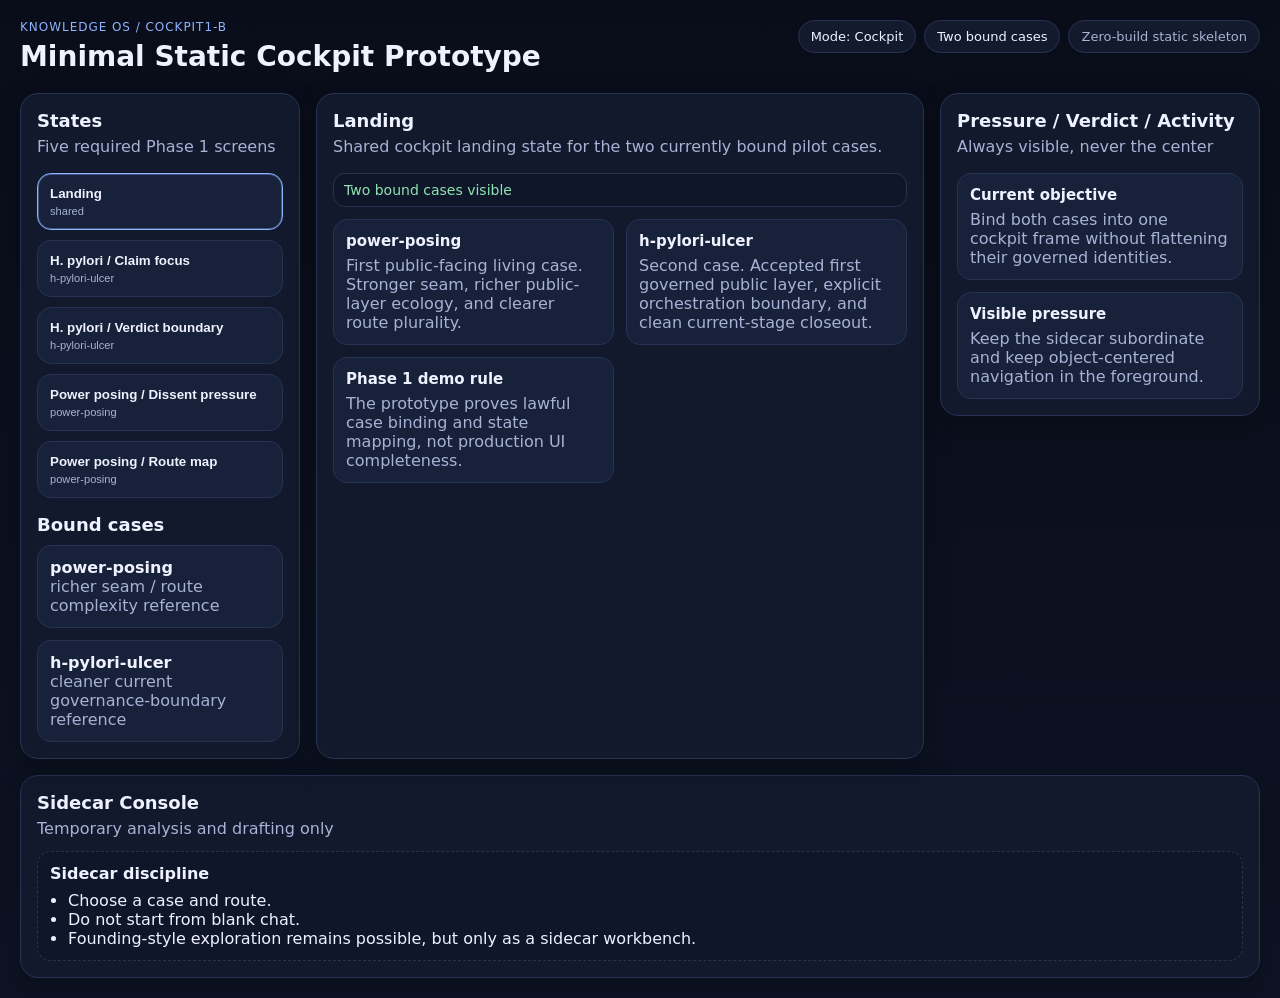
<file: cockpit/COCKPIT1-B/prototype/index.html>
<!DOCTYPE html>
<html lang="en">
  <head>
    <meta charset="UTF-8" />
    <meta name="viewport" content="width=device-width, initial-scale=1.0" />
    <title>COCKPIT1-B Static Prototype</title>
    <link rel="stylesheet" href="./styles.css" />
  </head>
  <body>
    <div class="app-shell">
      <header class="topbar">
        <div>
          <div class="eyebrow">Knowledge OS / COCKPIT1-B</div>
          <h1>Minimal Static Cockpit Prototype</h1>
        </div>
        <div class="topbar-meta">
          <span class="pill">Mode: Cockpit</span>
          <span class="pill">Two bound cases</span>
          <span class="pill muted">Zero-build static skeleton</span>
        </div>
      </header>

      <main class="cockpit-grid">
        <aside class="left-rail panel">
          <div class="panel-header">
            <h2>States</h2>
            <p>Five required Phase 1 screens</p>
          </div>
          <nav id="state-nav" class="state-nav"></nav>

          <div class="panel-header compact">
            <h2>Bound cases</h2>
          </div>
          <div class="case-list">
            <div class="case-card">
              <strong>power-posing</strong>
              <p>richer seam / route complexity reference</p>
            </div>
            <div class="case-card">
              <strong>h-pylori-ulcer</strong>
              <p>cleaner current governance-boundary reference</p>
            </div>
          </div>
        </aside>

        <section class="main-panel panel">
          <div class="panel-header">
            <h2 id="screen-title">Screen</h2>
            <p id="screen-subtitle"></p>
          </div>
          <div id="main-content" class="main-content"></div>
        </section>

        <aside class="right-rail panel">
          <div class="panel-header">
            <h2>Pressure / Verdict / Activity</h2>
            <p>Always visible, never the center</p>
          </div>
          <div id="right-content" class="stack-list"></div>
        </aside>
      </main>

      <section class="sidecar panel">
        <div class="panel-header compact">
          <h2>Sidecar Console</h2>
          <p>Temporary analysis and drafting only</p>
        </div>
        <div id="sidecar-content" class="sidecar-content"></div>
      </section>
    </div>

    <script src="./app.js"></script>
  </body>
</html>
</file>
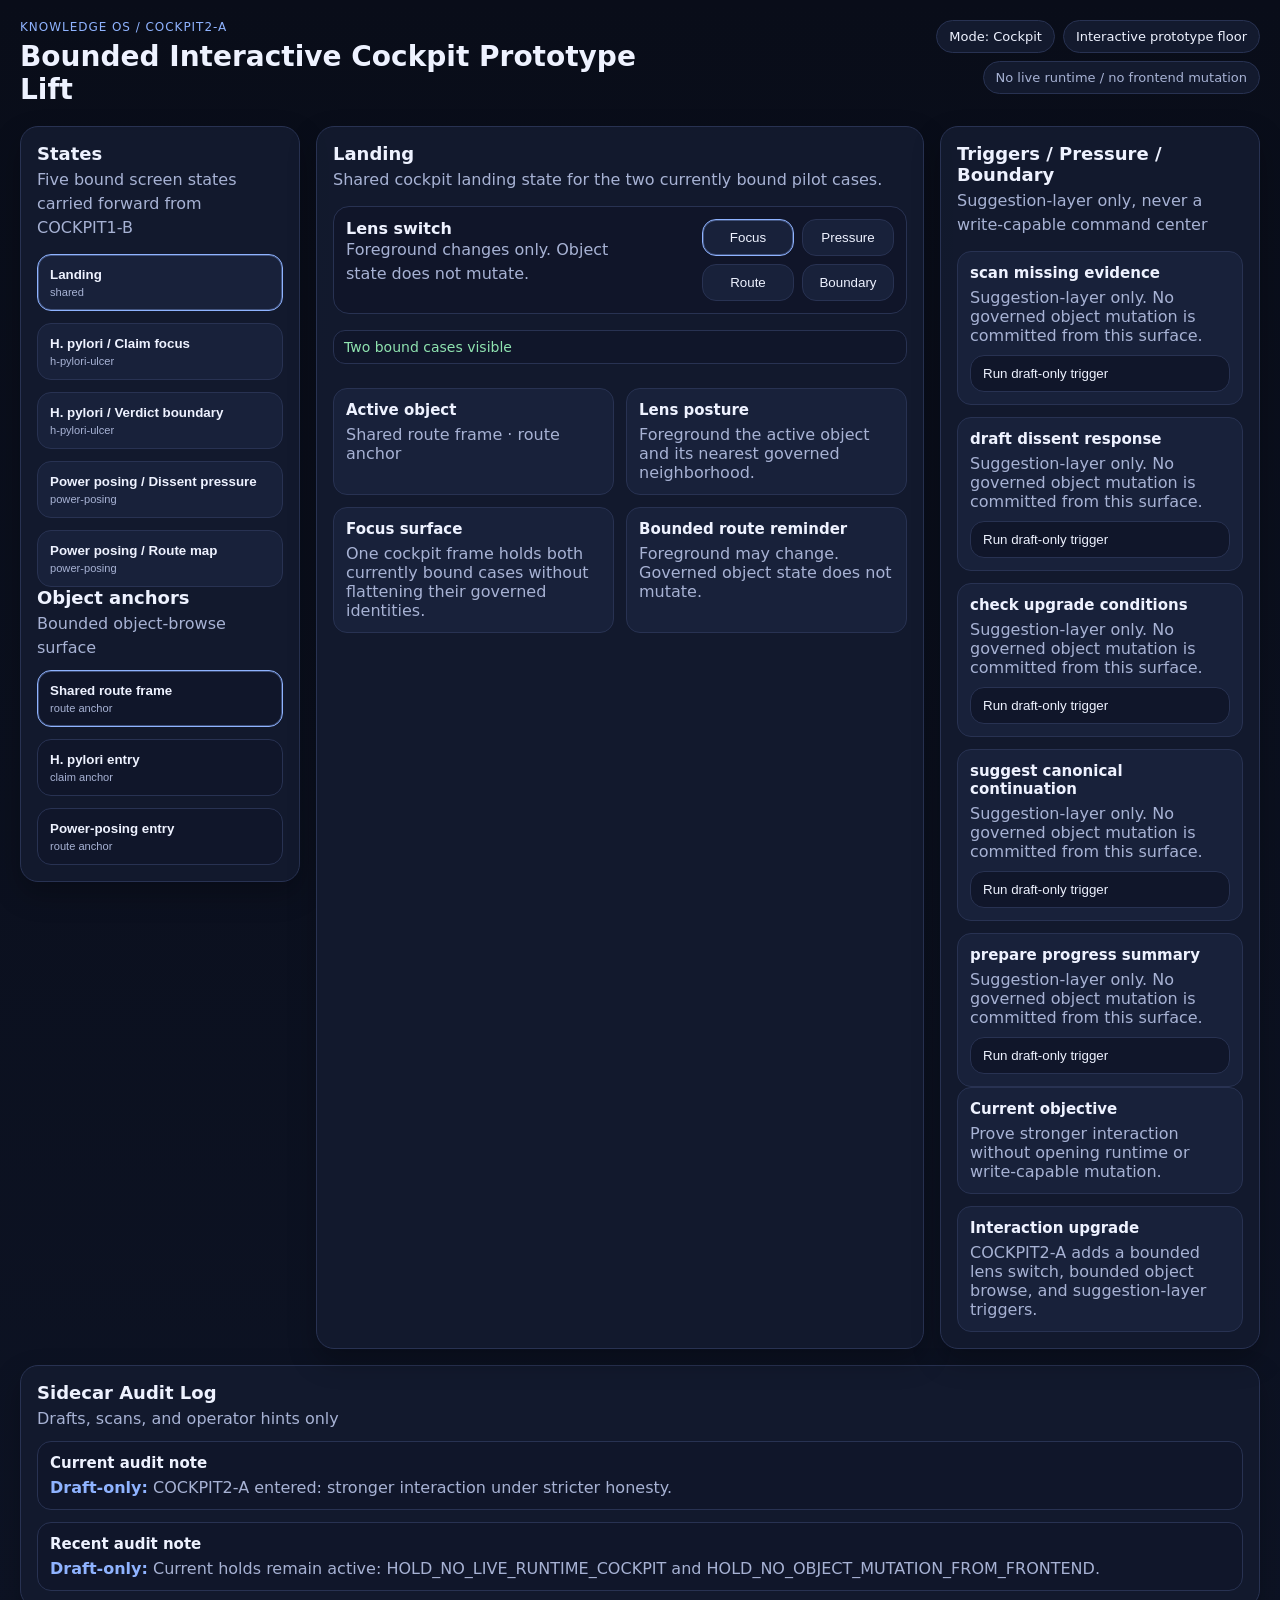
<file: cockpit/COCKPIT2-A/prototype/index.html>
<!DOCTYPE html>
<html lang="en">
  <head>
    <meta charset="UTF-8" />
    <meta name="viewport" content="width=device-width, initial-scale=1.0" />
    <title>COCKPIT2-A Interactive Prototype</title>
    <link rel="stylesheet" href="./styles.css" />
  </head>
  <body>
    <div class="app-shell">
      <header class="topbar">
        <div>
          <div class="eyebrow">Knowledge OS / COCKPIT2-A</div>
          <h1>Bounded Interactive Cockpit Prototype Lift</h1>
        </div>
        <div class="topbar-meta">
          <span class="pill">Mode: Cockpit</span>
          <span class="pill">Interactive prototype floor</span>
          <span class="pill muted">No live runtime / no frontend mutation</span>
        </div>
      </header>

      <main class="cockpit-grid">
        <aside class="left-rail panel">
          <div class="panel-header">
            <h2>States</h2>
            <p>Five bound screen states carried forward from COCKPIT1-B</p>
          </div>
          <nav id="state-nav" class="state-nav"></nav>

          <div class="panel-header compact">
            <h2>Object anchors</h2>
            <p>Bounded object-browse surface</p>
          </div>
          <div id="object-nav" class="object-nav"></div>
        </aside>

        <section class="main-panel panel">
          <div class="panel-header">
            <h2 id="screen-title">Screen</h2>
            <p id="screen-subtitle"></p>
          </div>

          <div class="lens-bar">
            <div>
              <strong>Lens switch</strong>
              <p class="muted-text">Foreground changes only. Object state does not mutate.</p>
            </div>
            <div id="lens-nav" class="lens-nav"></div>
          </div>

          <div id="main-content" class="main-content"></div>
        </section>

        <aside class="right-rail panel">
          <div class="panel-header">
            <h2>Triggers / Pressure / Boundary</h2>
            <p>Suggestion-layer only, never a write-capable command center</p>
          </div>
          <div id="trigger-panel" class="trigger-panel"></div>
          <div id="right-content" class="stack-list"></div>
        </aside>
      </main>

      <section class="sidecar panel">
        <div class="panel-header compact">
          <h2>Sidecar Audit Log</h2>
          <p>Drafts, scans, and operator hints only</p>
        </div>
        <div id="sidecar-content" class="sidecar-content"></div>
      </section>
    </div>

    <script src="./app.js"></script>
  </body>
</html>
</file>
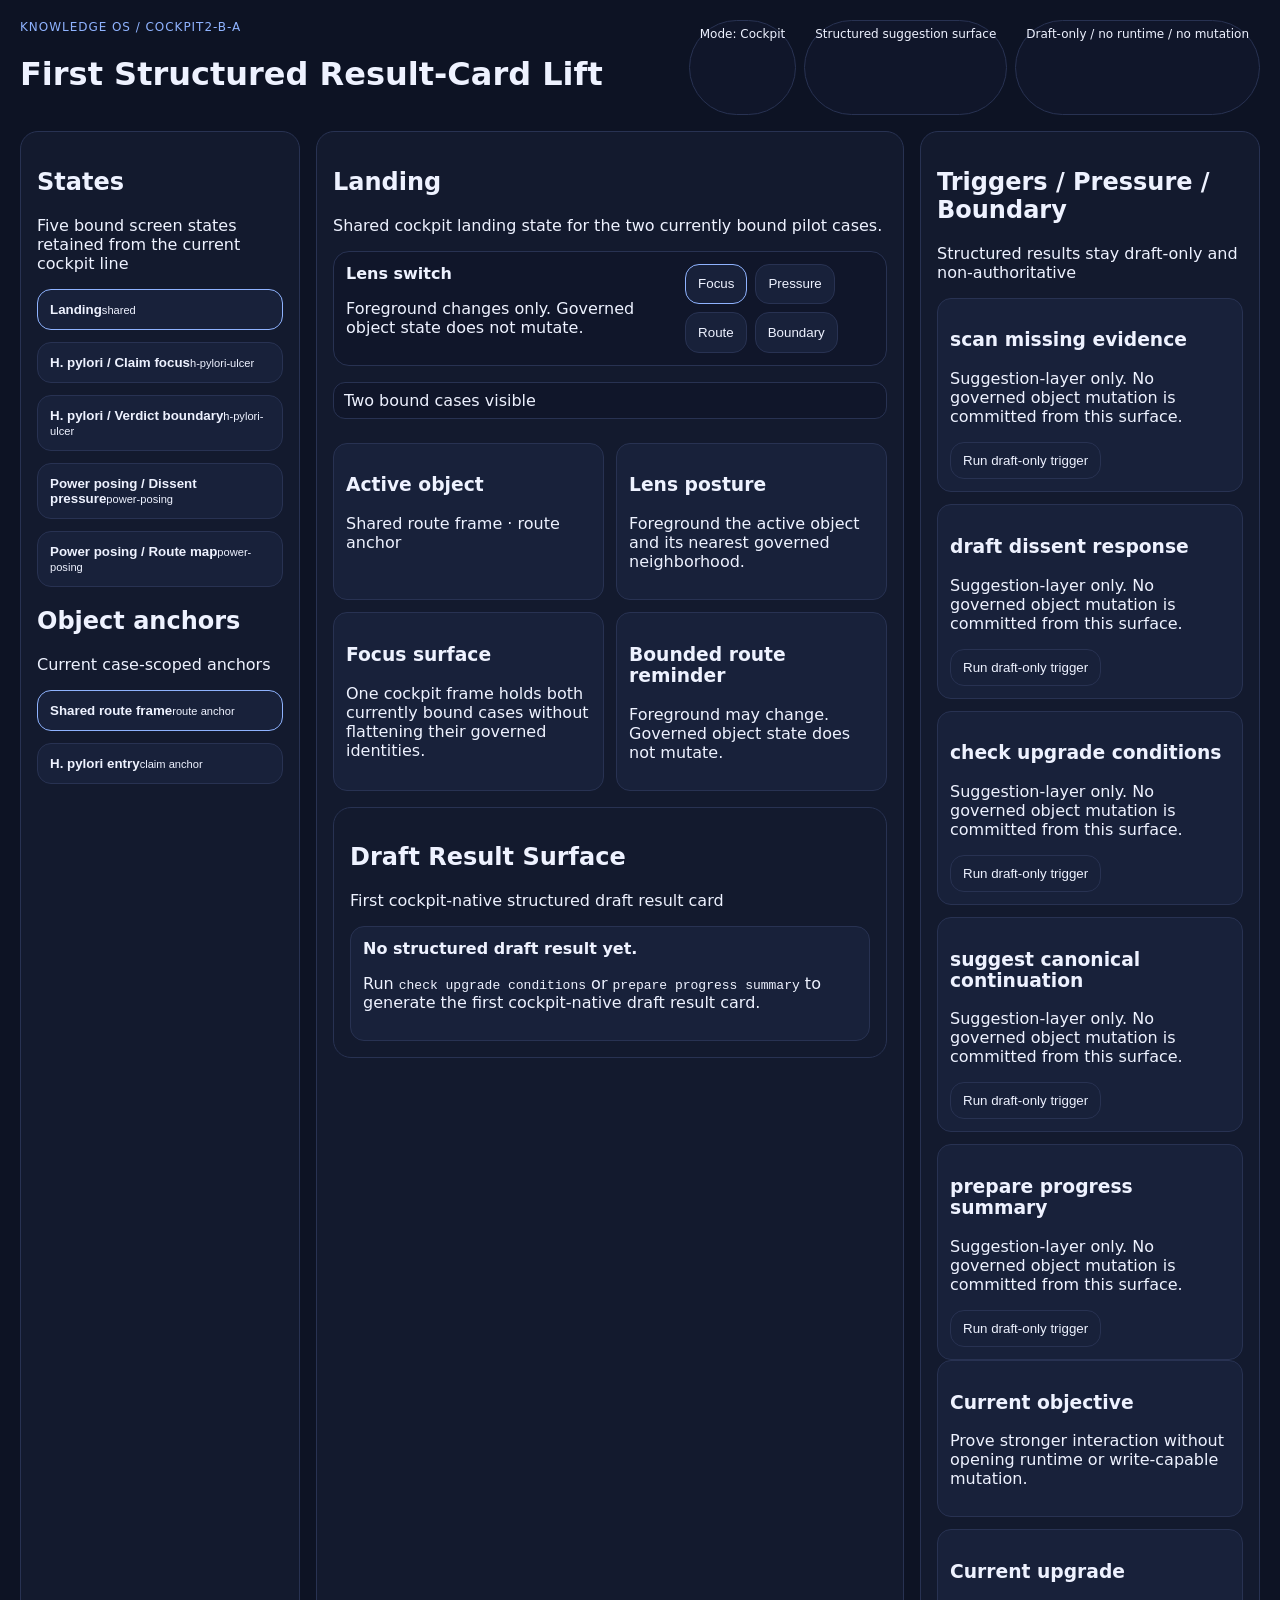
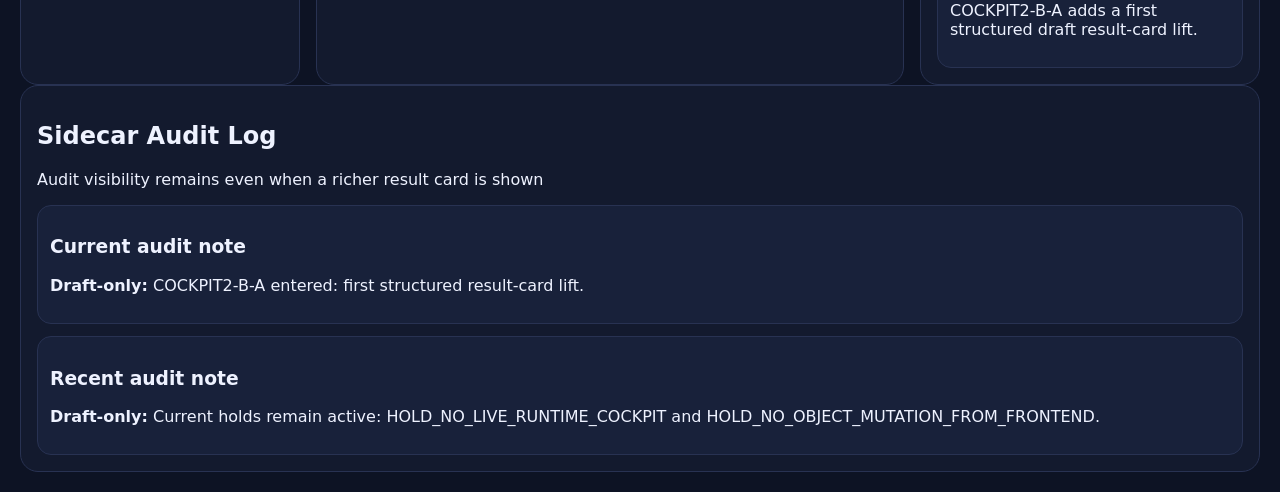
<file: cockpit/COCKPIT2-B-A/prototype/index.html>
<!doctype html>
<html>
  <head>
    <meta charset="utf-8" />
    <title>COCKPIT2-B-A Prototype</title>
    <link rel="stylesheet" href="./styles.css" />
  </head>
  <body>
    <div id="app">COCKPIT2-B-A prototype shell</div>
    <script src="./app.js"></script>
  </body>
</html>
</file>
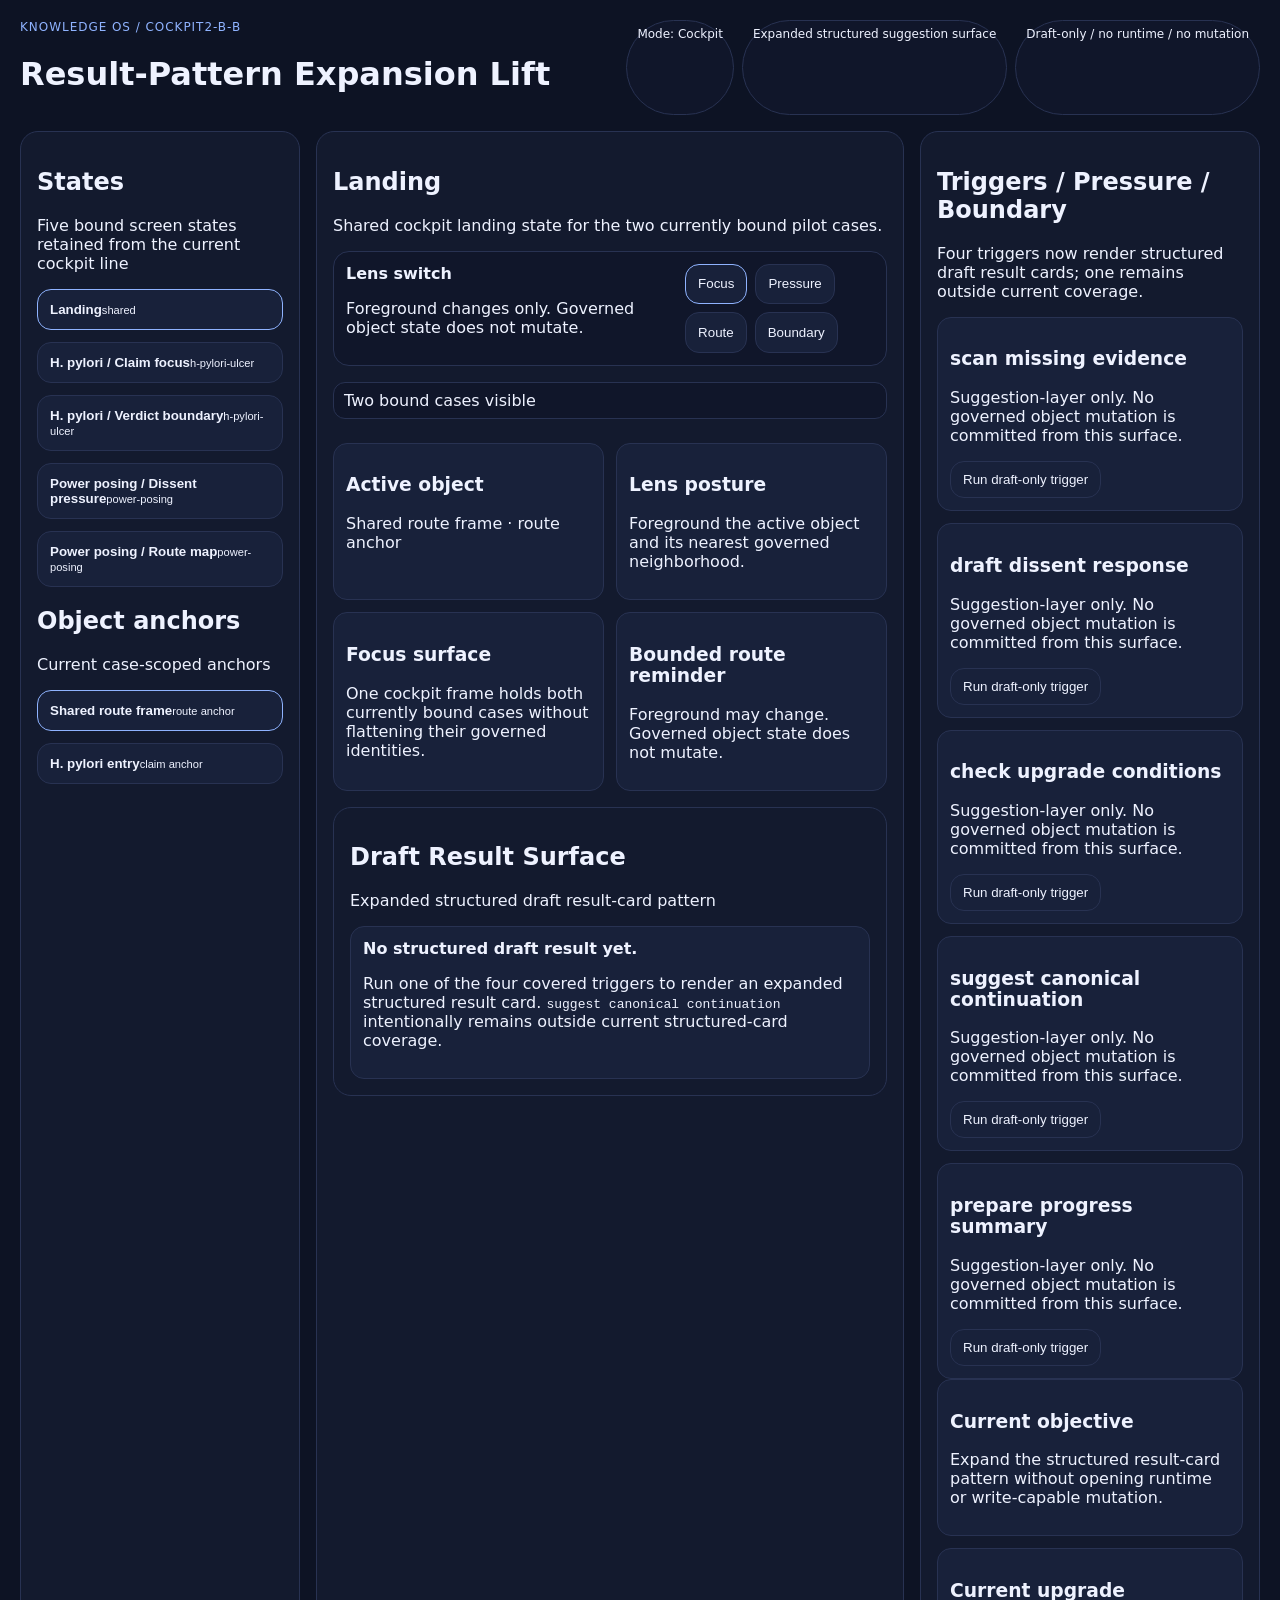
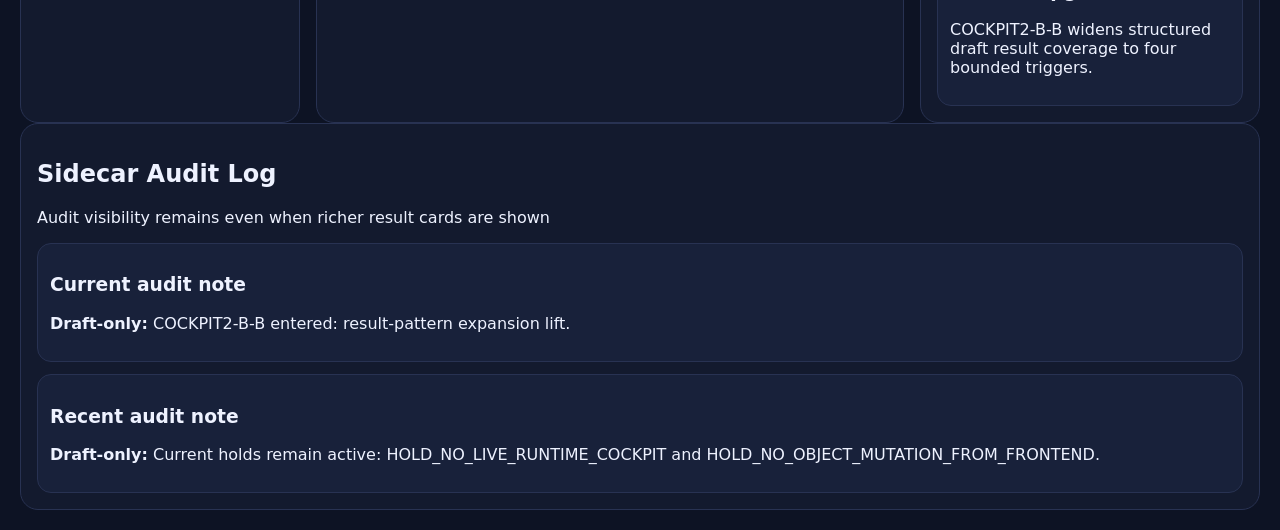
<file: cockpit/COCKPIT2-B-B/prototype/index.html>
<!doctype html>
<html>
  <head>
    <meta charset="utf-8" />
    <title>COCKPIT2-B-B Prototype</title>
    <link rel="stylesheet" href="./styles.css" />
  </head>
  <body>
    <div id="app">COCKPIT2-B-B prototype shell</div>
    <script src="./app.js"></script>
  </body>
</html>
</file>
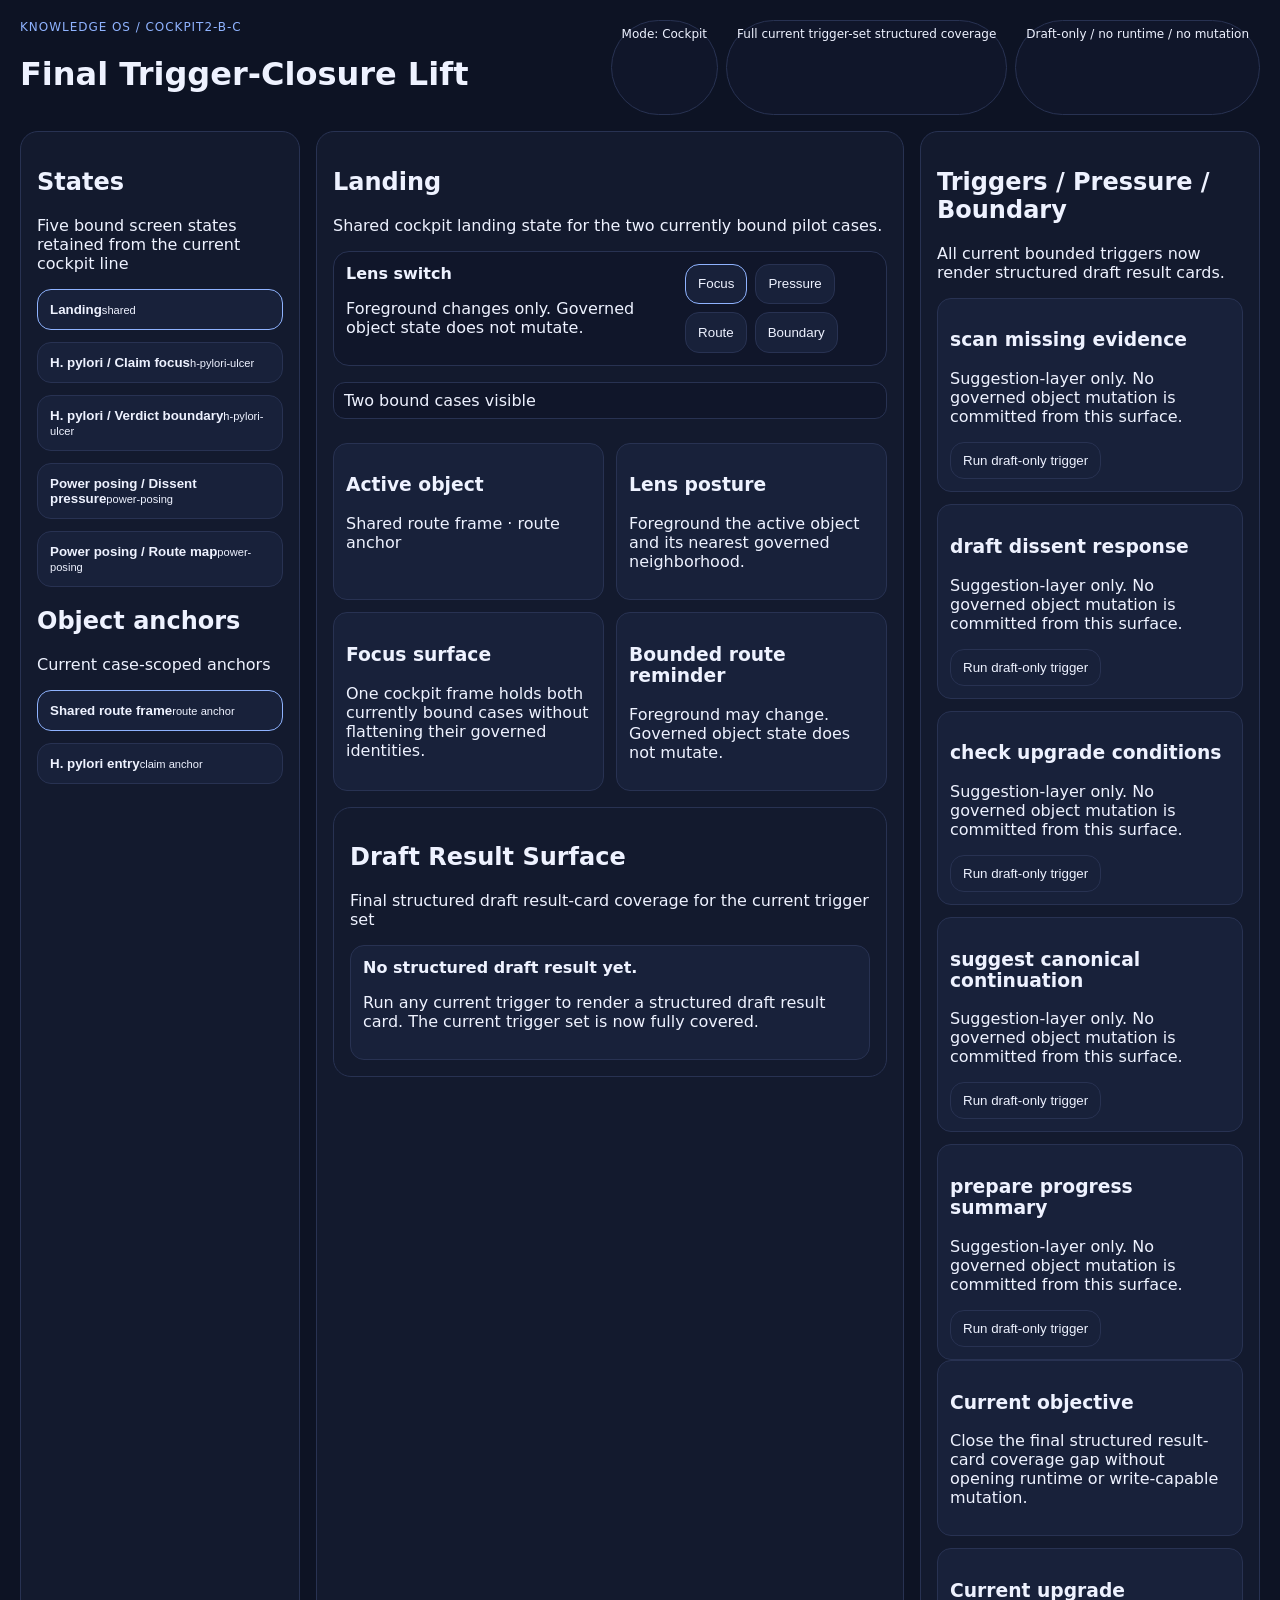
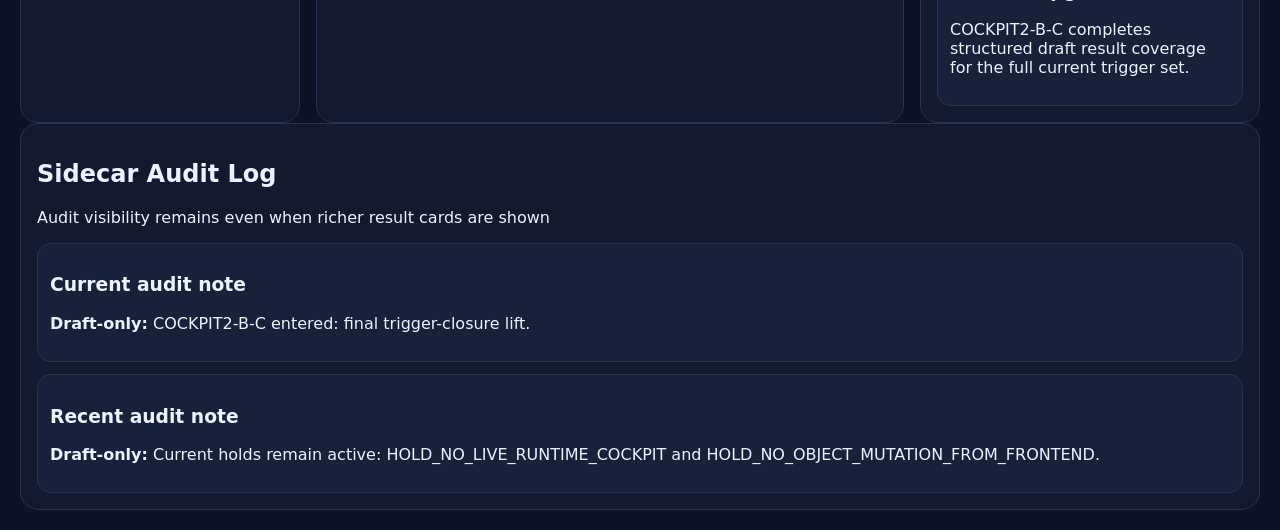
<file: cockpit/COCKPIT2-B-C/prototype/index.html>
<!doctype html>
<html>
  <head>
    <meta charset="utf-8" />
    <title>COCKPIT2-B-C Prototype</title>
    <link rel="stylesheet" href="./styles.css" />
  </head>
  <body>
    <div id="app">COCKPIT2-B-C prototype shell</div>
    <script src="./app.js"></script>
  </body>
</html>
</file>
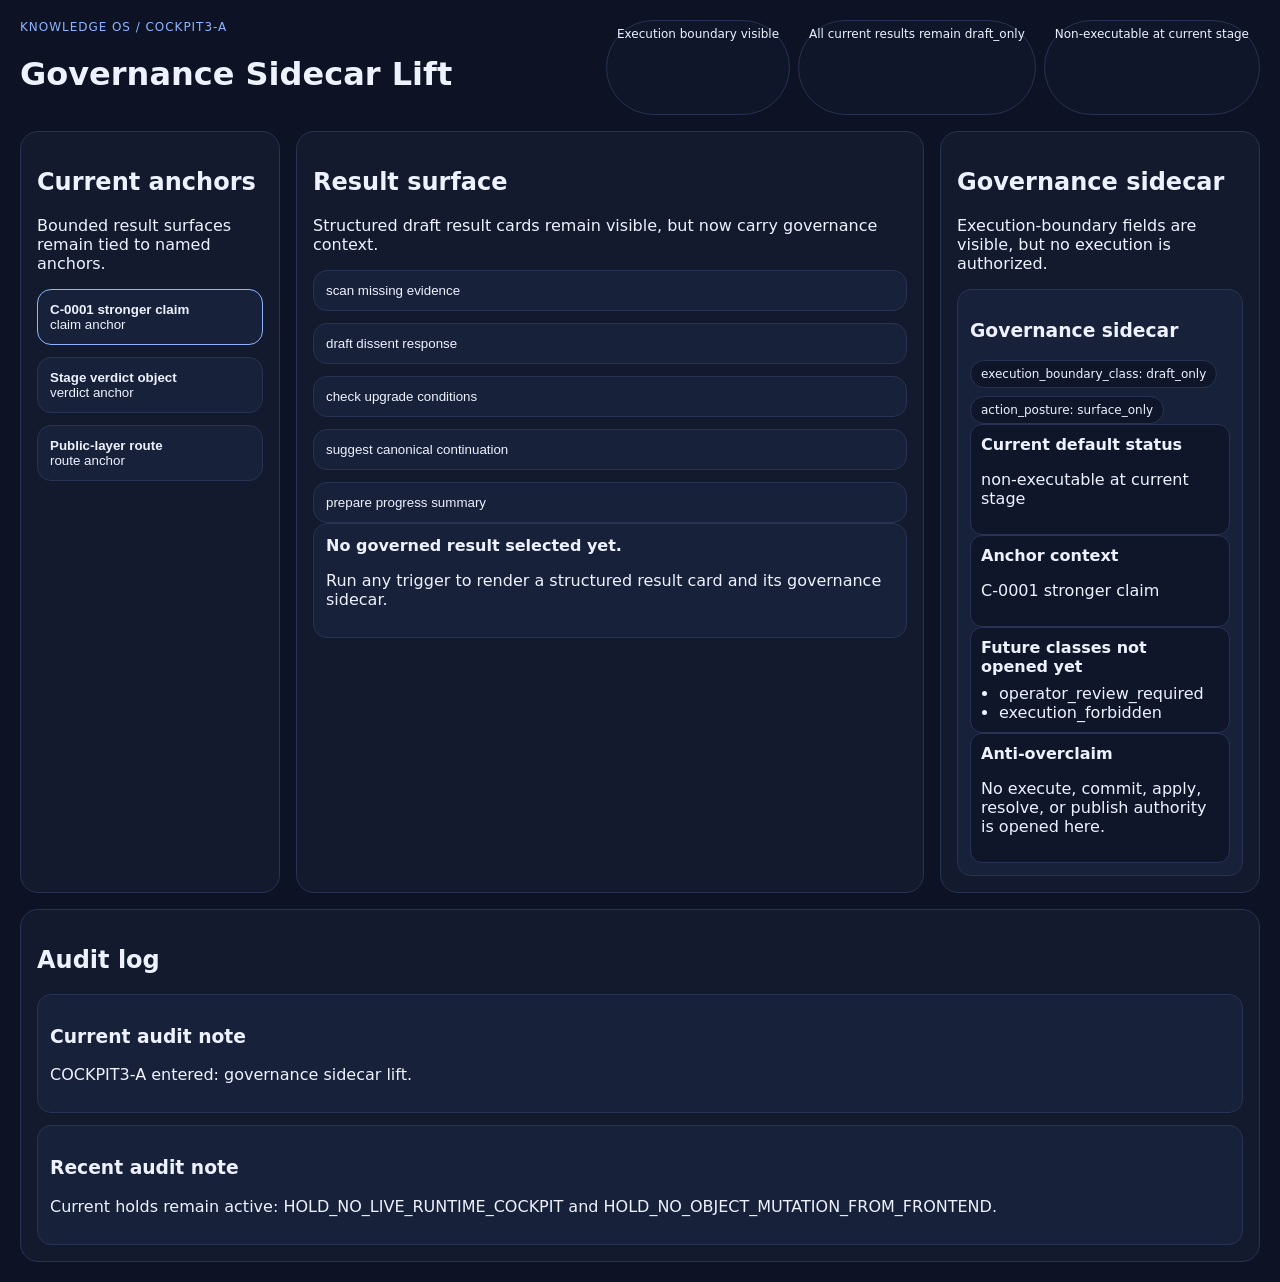
<file: cockpit/COCKPIT3-A/prototype/index.html>
<!doctype html>
<html>
  <head>
    <meta charset="utf-8" />
    <title>COCKPIT3-A Prototype</title>
    <link rel="stylesheet" href="./styles.css" />
  </head>
  <body>
    <div id="app">COCKPIT3-A prototype shell</div>
    <script src="./app.js"></script>
  </body>
</html>
</file>
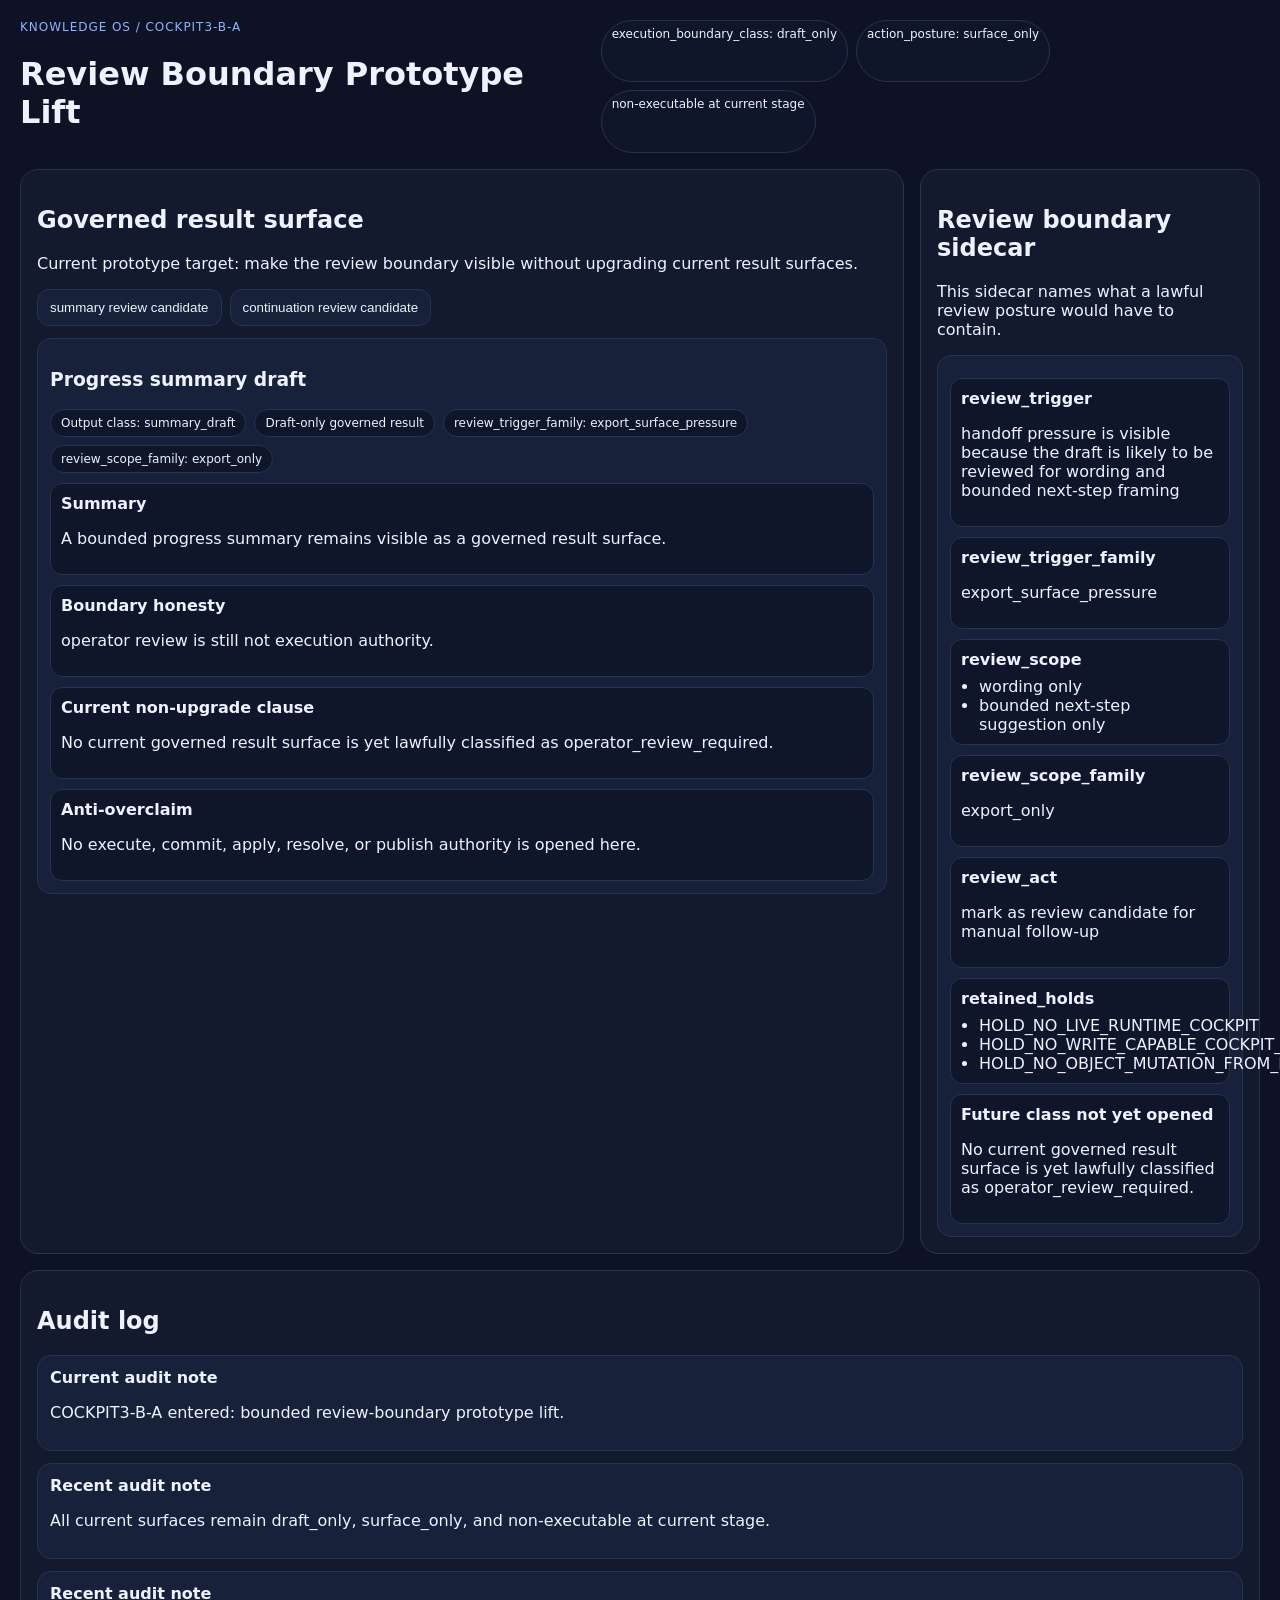
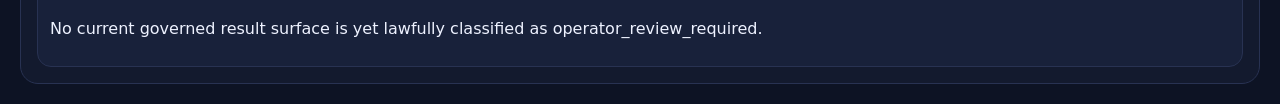
<file: cockpit/COCKPIT3-B-A/prototype/index.html>
<!doctype html>
<html lang="en">
  <head>
    <meta charset="UTF-8" />
    <meta name="viewport" content="width=device-width, initial-scale=1.0" />
    <title>COCKPIT3-B-A Prototype</title>
  </head>
  <body>
    <div id="app"></div>
    <script src="./app.js"></script>
  </body>
</html>
</file>
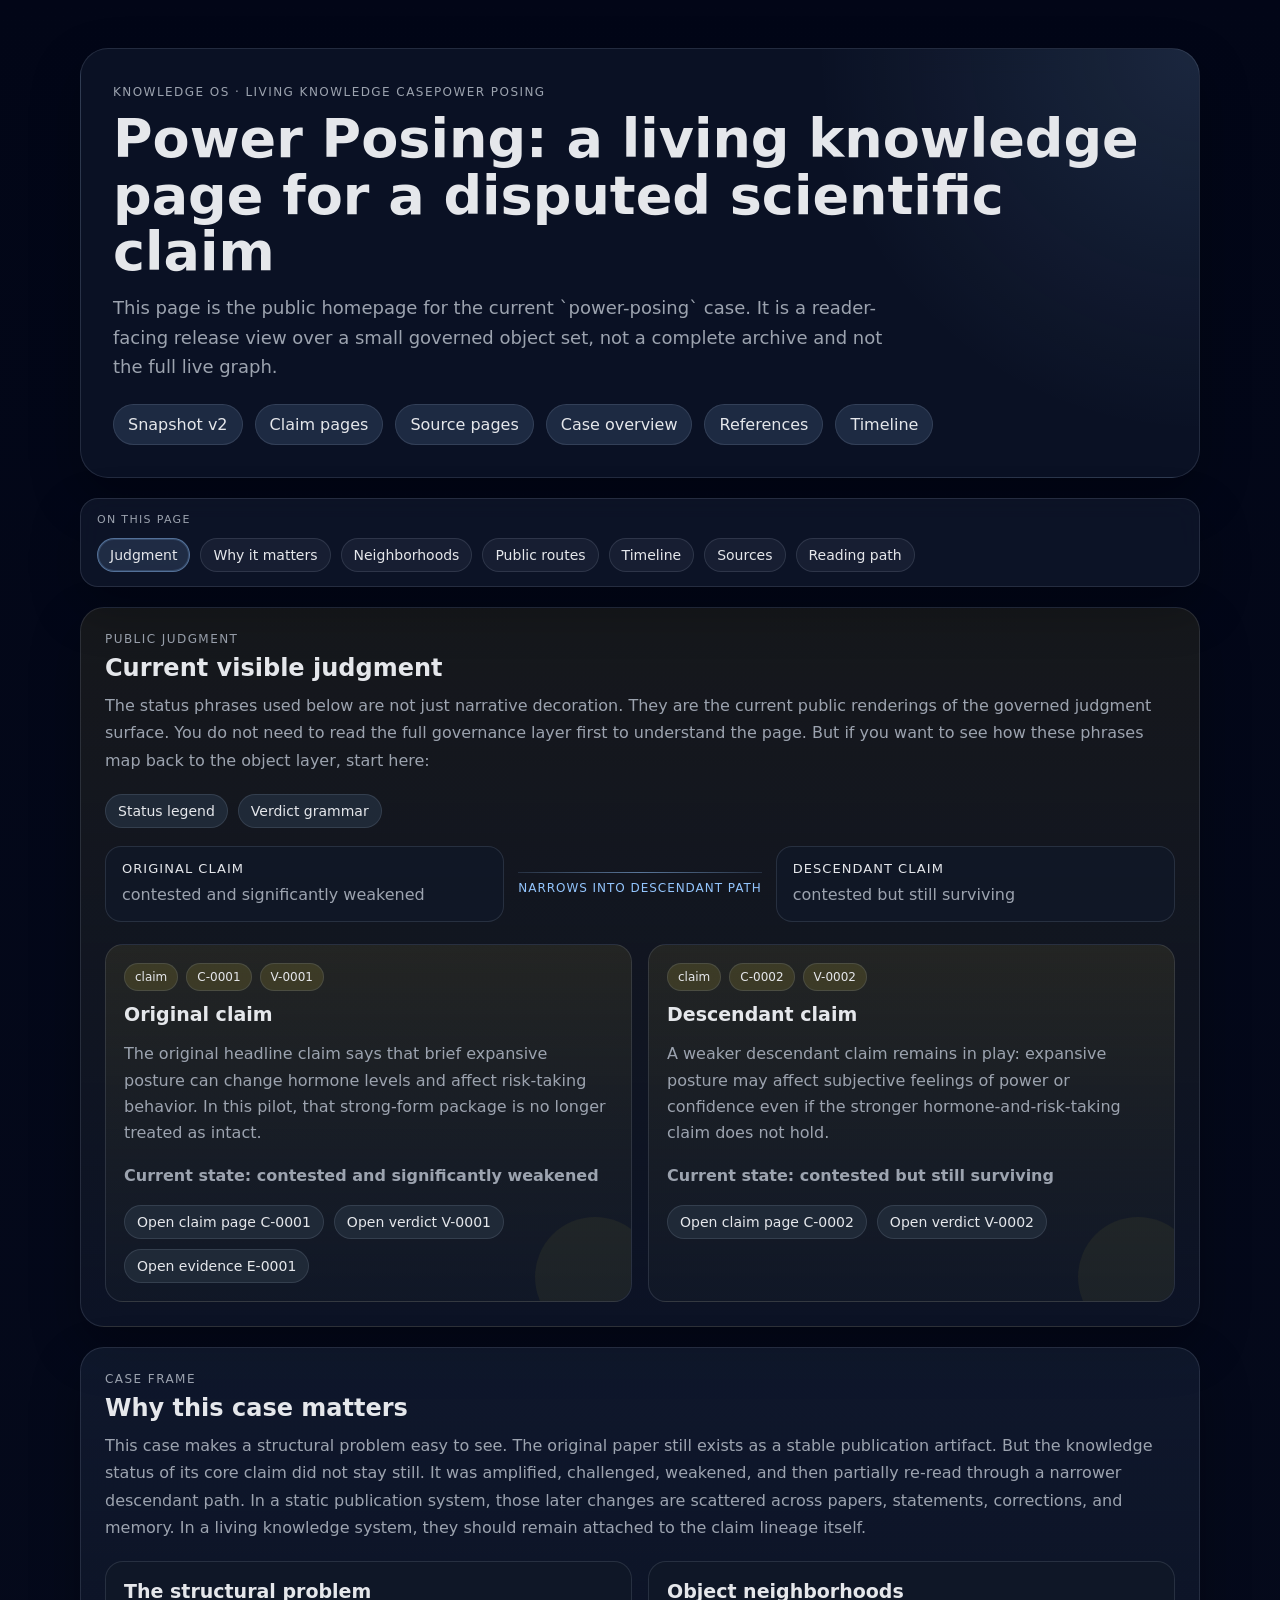
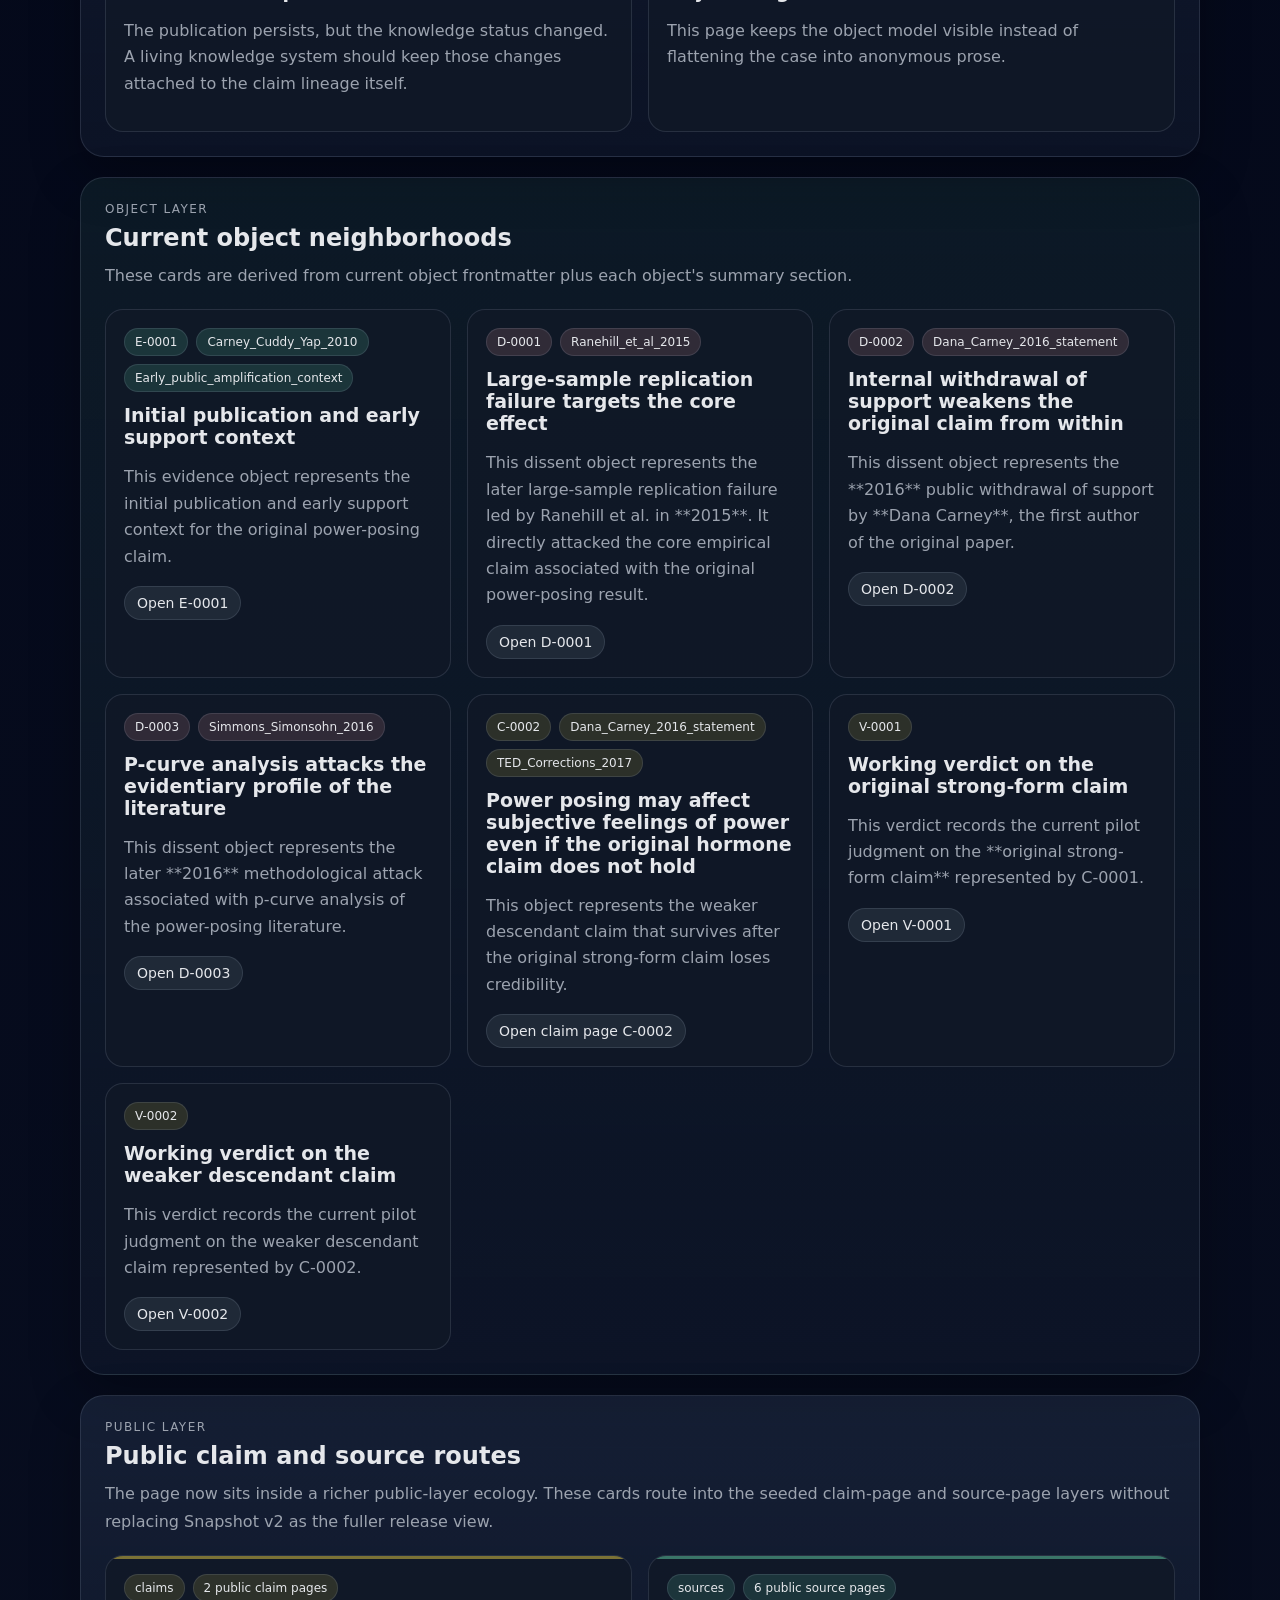
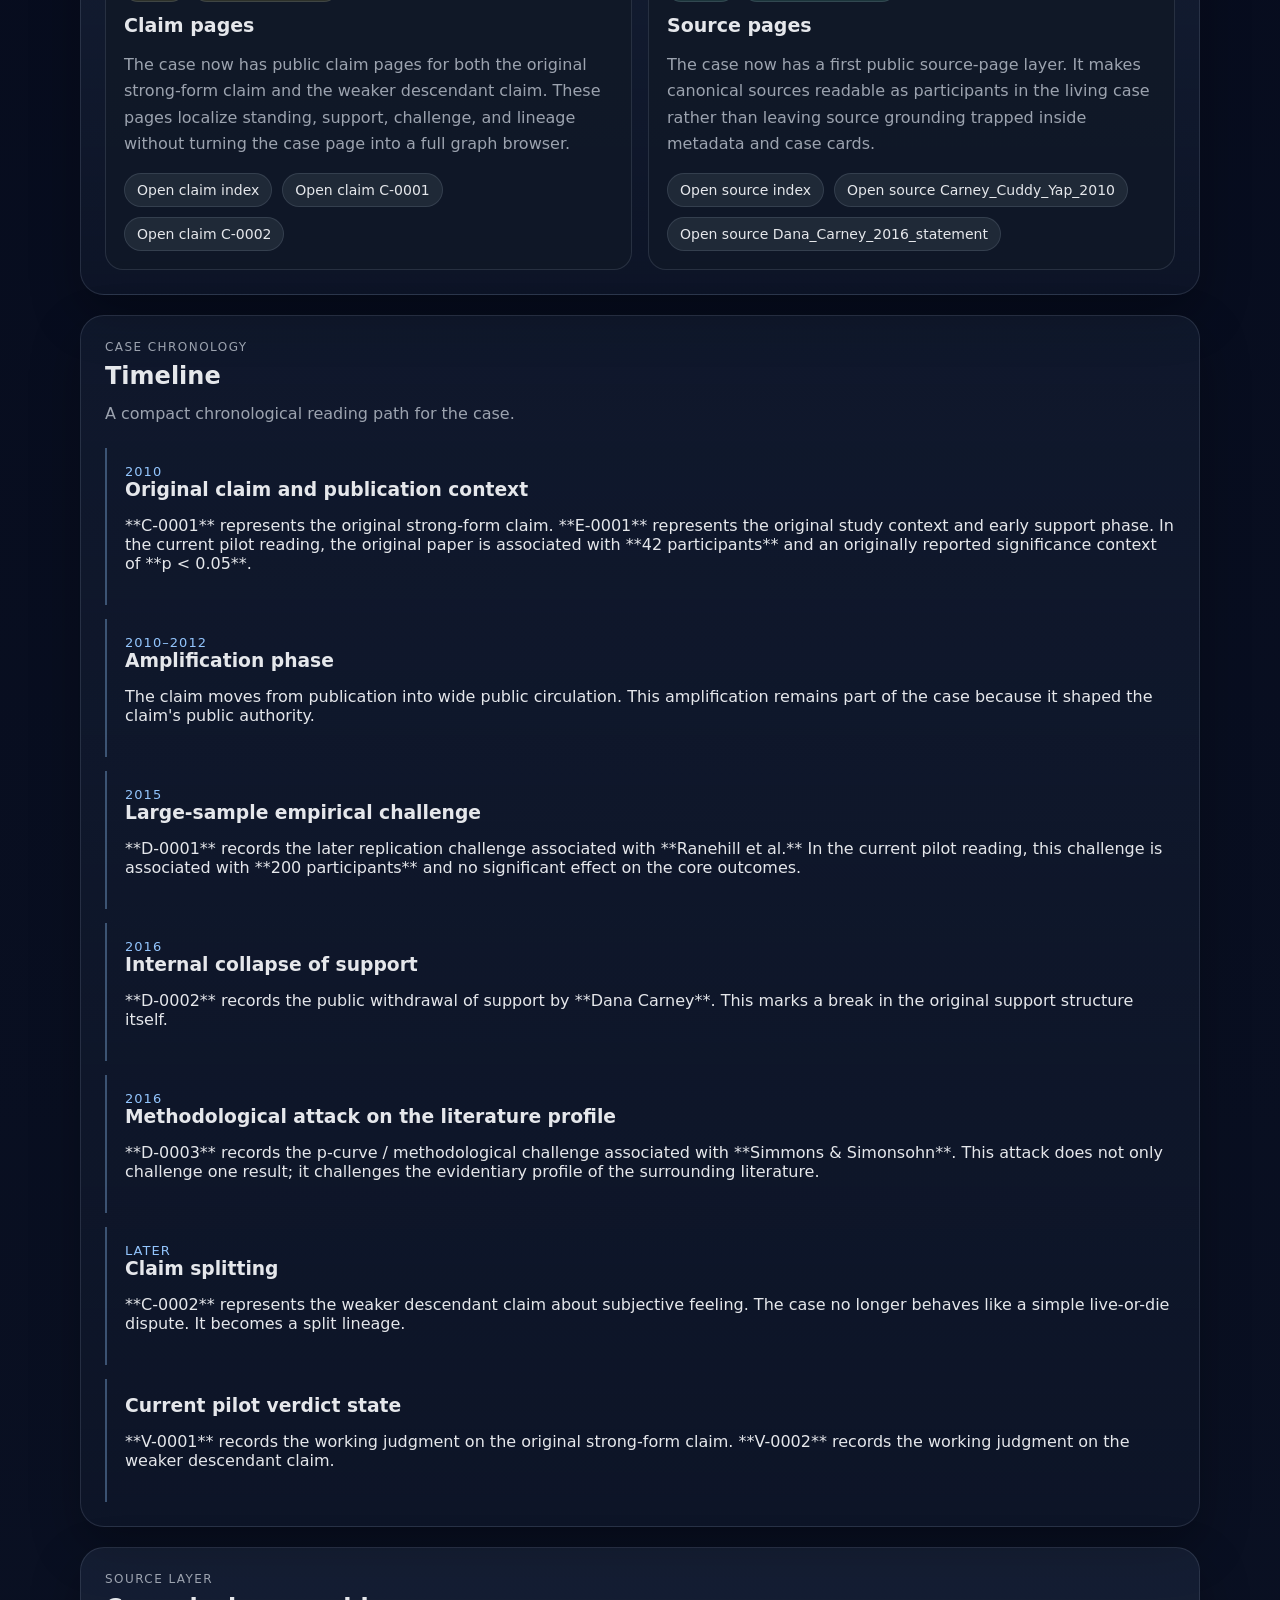
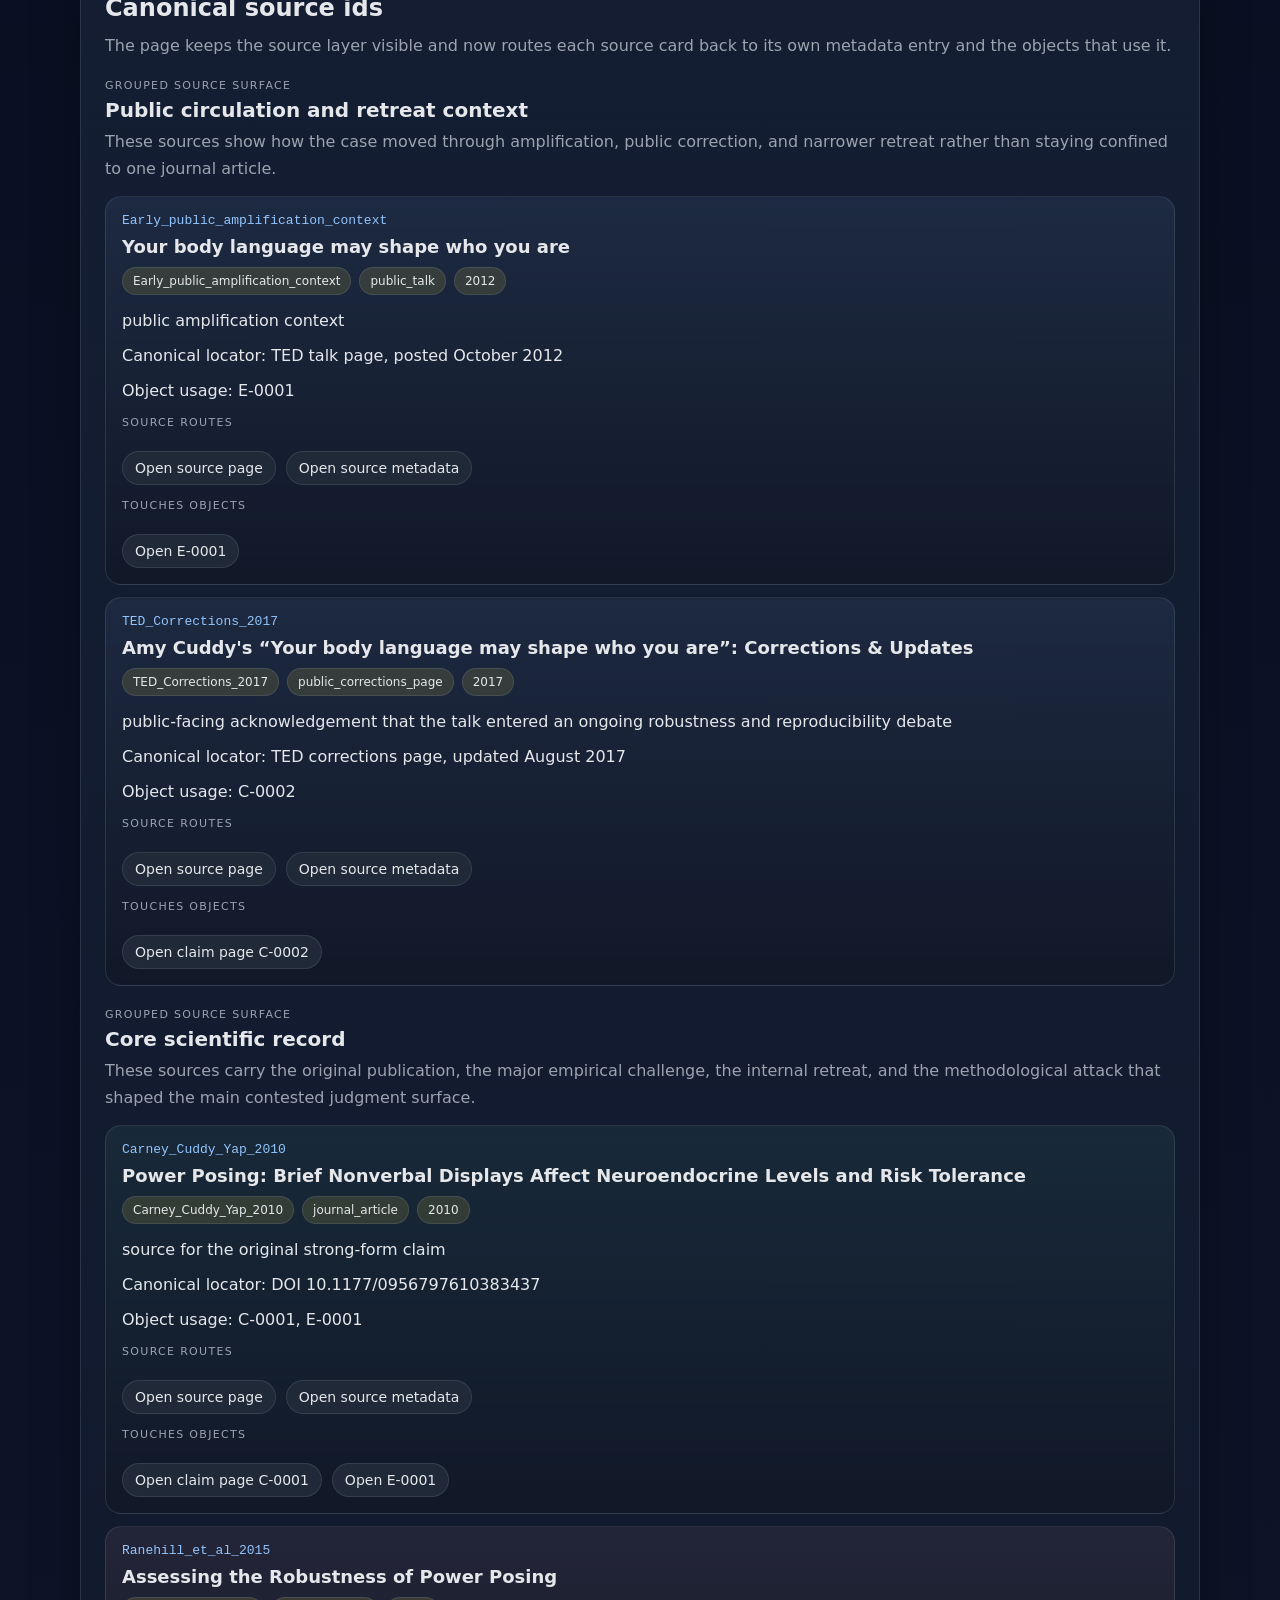
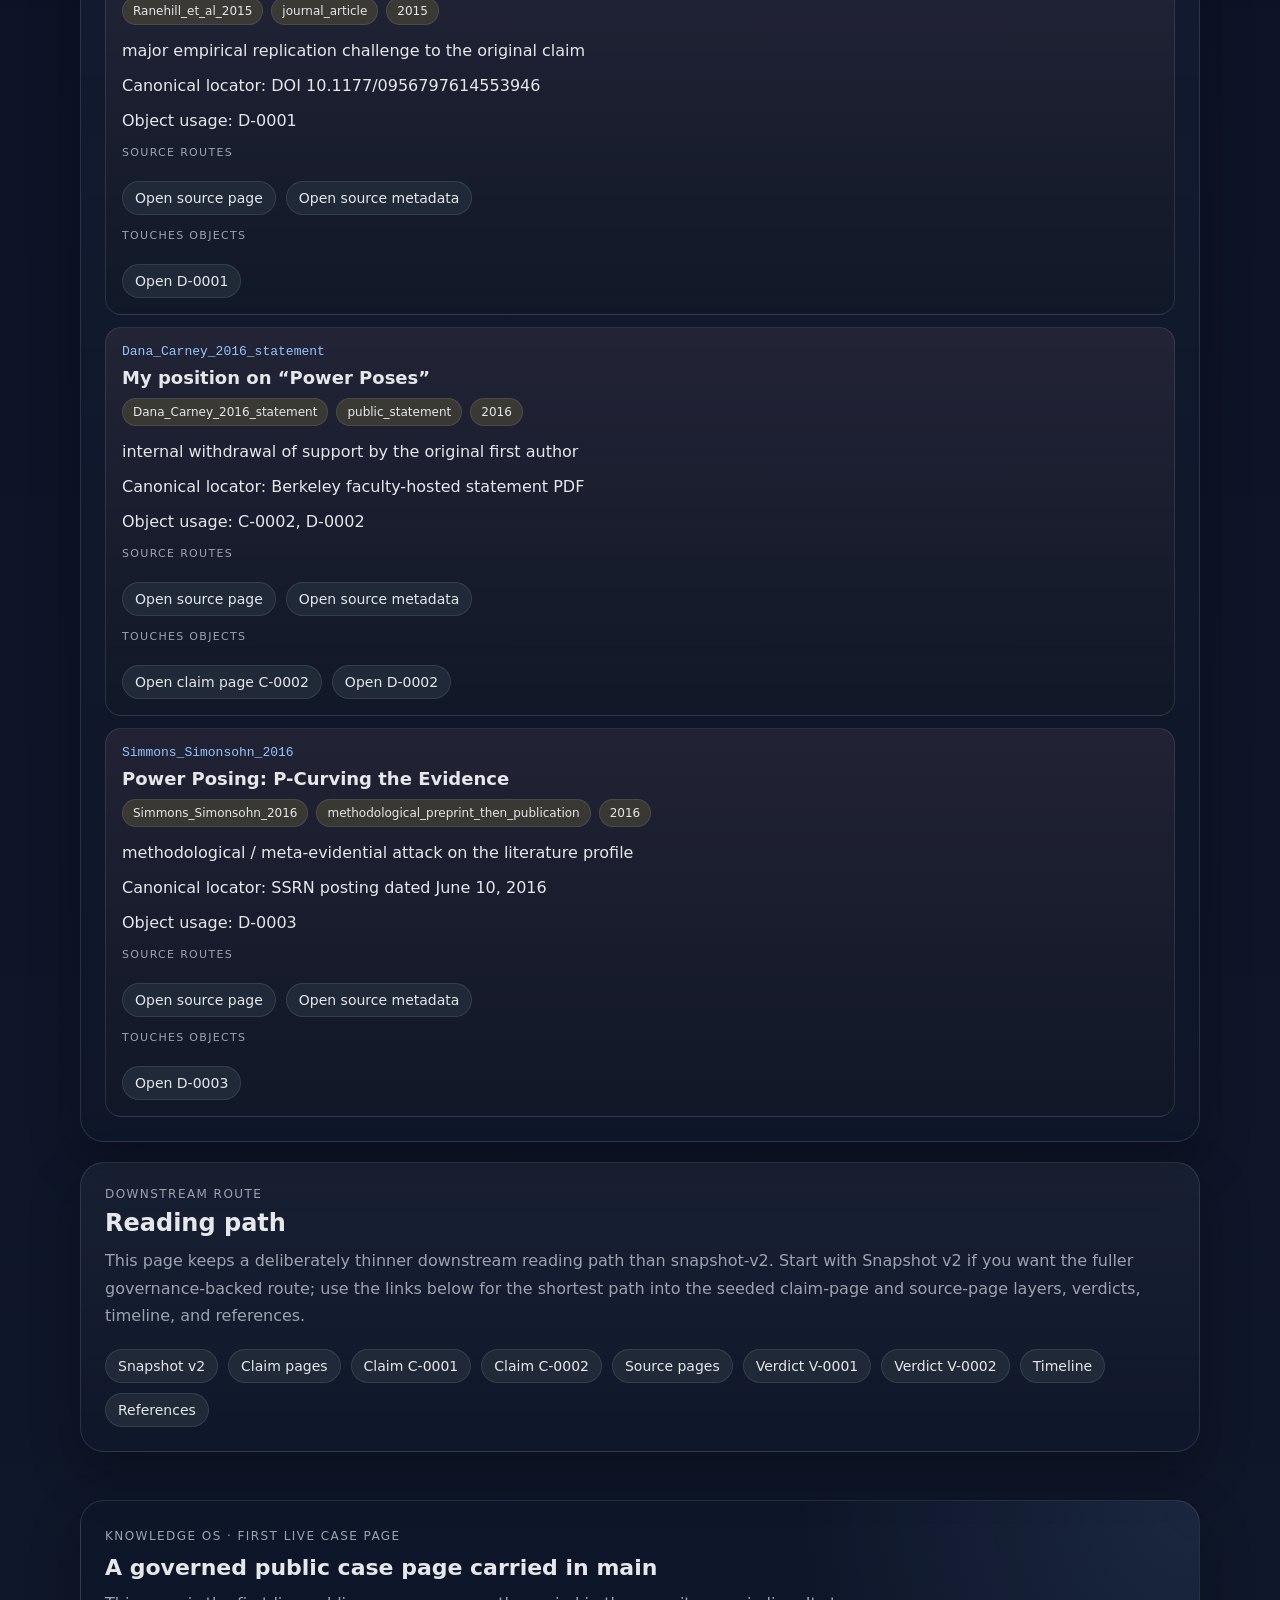
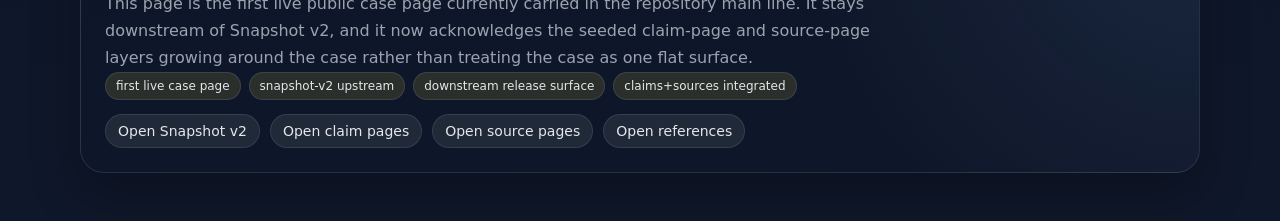
<file: pilots/living-knowledge-case/cases/power-posing/page/index.html>
<!DOCTYPE html>
<html lang="en">
  <head>
    <meta charset="UTF-8" />
    <meta name="viewport" content="width=device-width, initial-scale=1.0" />
    <title>Power Posing — Living Knowledge Page Prototype</title>
    <link rel="stylesheet" href="./styles.css" />
  </head>
  <body>
    <div class="page-shell">
      <header class="hero" id="hero"></header>
      <nav class="page-nav" id="page-nav"></nav>
      <main id="app" class="app"></main>
      <footer class="footer" id="footer"></footer>
    </div>

    <script src="./page-data.js"></script>
    <script src="./renderer-primitives.js"></script>
    <script src="./render.js"></script>
  </body>
</html>
</file>
<file: cockpit/COCKPIT1-B/prototype/styles.css>
:root {
  --bg: #0b1020;
  --panel: #131a2e;
  --panel-2: #18213a;
  --text: #eef2ff;
  --muted: #a7b2d4;
  --line: #283252;
  --accent: #8fb3ff;
  --good: #8fe3b0;
  --warn: #ffd480;
}

* { box-sizing: border-box; }
body {
  margin: 0;
  font-family: Inter, ui-sans-serif, system-ui, -apple-system, BlinkMacSystemFont, "Segoe UI", sans-serif;
  background: linear-gradient(180deg, #090d19, #0d1324);
  color: var(--text);
}

.app-shell {
  max-width: 1440px;
  margin: 0 auto;
  padding: 20px;
}

.topbar {
  display: flex;
  justify-content: space-between;
  gap: 16px;
  align-items: flex-start;
  margin-bottom: 16px;
}

.eyebrow {
  color: var(--accent);
  font-size: 12px;
  text-transform: uppercase;
  letter-spacing: 0.08em;
  margin-bottom: 6px;
}

h1, h2, h3, p { margin: 0; }
.topbar h1 { font-size: 28px; margin-bottom: 4px; }
.topbar-meta {
  display: flex;
  gap: 8px;
  flex-wrap: wrap;
  justify-content: flex-end;
}

.pill {
  padding: 8px 12px;
  border-radius: 999px;
  background: var(--panel);
  border: 1px solid var(--line);
  font-size: 13px;
}
.pill.muted { color: var(--muted); }

.cockpit-grid {
  display: grid;
  grid-template-columns: 280px minmax(0, 1fr) 320px;
  gap: 16px;
}

.panel {
  background: rgba(19, 26, 46, 0.94);
  border: 1px solid var(--line);
  border-radius: 18px;
  padding: 16px;
  box-shadow: 0 12px 28px rgba(0,0,0,0.25);
}

.left-rail {
  align-self: start;
}

.main-panel {
  min-height: 520px;
}

.right-rail {
  align-self: start;
}

.panel-header {
  margin-bottom: 14px;
}
.panel-header h2 {
  font-size: 18px;
  margin-bottom: 4px;
}
.panel-header p, .body-copy, .muted-text {
  color: var(--muted);
  line-height: 1.5;
}
.panel-header.compact { margin-bottom: 10px; }

.state-nav {
  display: grid;
  gap: 10px;
  margin-bottom: 16px;
}
.state-button {
  width: 100%;
  text-align: left;
  background: var(--panel-2);
  color: var(--text);
  border: 1px solid var(--line);
  border-radius: 14px;
  padding: 12px;
  cursor: pointer;
}
.state-button.active {
  border-color: var(--accent);
  box-shadow: 0 0 0 1px rgba(143,179,255,0.35) inset;
}
.state-button small { display: block; color: var(--muted); margin-top: 4px; }

.case-list, .stack-list, .main-content, .sidecar-content {
  display: grid;
  gap: 12px;
}

.case-card, .info-card, .stack-card {
  background: var(--panel-2);
  border: 1px solid var(--line);
  border-radius: 14px;
  padding: 12px;
}
.case-card p, .info-card p, .stack-card p, .stack-card li, .info-card li { color: var(--muted); }

.info-grid {
  display: grid;
  grid-template-columns: repeat(auto-fit, minmax(220px, 1fr));
  gap: 12px;
}

.info-card h3, .stack-card h3 {
  font-size: 15px;
  margin-bottom: 6px;
}

ul {
  margin: 8px 0 0;
  padding-left: 18px;
}

.status-line {
  display: inline-flex;
  align-items: center;
  gap: 8px;
  padding: 8px 10px;
  border-radius: 12px;
  border: 1px solid var(--line);
  background: #10162a;
  font-size: 14px;
}
.status-line.good { color: var(--good); }
.status-line.warn { color: var(--warn); }

.sidecar {
  margin-top: 16px;
}

.sidecar-note {
  padding: 12px;
  border-radius: 14px;
  background: #10162a;
  border: 1px dashed var(--line);
}

@media (max-width: 1100px) {
  .cockpit-grid {
    grid-template-columns: 1fr;
  }
}
</file>
<file: cockpit/COCKPIT2-A/prototype/styles.css>
:root {
  --bg: #0b1020;
  --panel: #131a2e;
  --panel-2: #18213a;
  --panel-3: #10162a;
  --text: #eef2ff;
  --muted: #a7b2d4;
  --line: #283252;
  --accent: #8fb3ff;
  --good: #8fe3b0;
  --warn: #ffd480;
}

* { box-sizing: border-box; }
body {
  margin: 0;
  font-family: Inter, ui-sans-serif, system-ui, -apple-system, BlinkMacSystemFont, "Segoe UI", sans-serif;
  background: linear-gradient(180deg, #090d19, #0d1324);
  color: var(--text);
}

.app-shell {
  max-width: 1480px;
  margin: 0 auto;
  padding: 20px;
}

.topbar {
  display: flex;
  justify-content: space-between;
  gap: 16px;
  align-items: flex-start;
  margin-bottom: 16px;
}

.eyebrow {
  color: var(--accent);
  font-size: 12px;
  text-transform: uppercase;
  letter-spacing: 0.08em;
  margin-bottom: 6px;
}

h1, h2, h3, h4, p { margin: 0; }
.topbar h1 { font-size: 28px; margin-bottom: 4px; }
.topbar-meta {
  display: flex;
  gap: 8px;
  flex-wrap: wrap;
  justify-content: flex-end;
}

.pill {
  padding: 8px 12px;
  border-radius: 999px;
  background: var(--panel);
  border: 1px solid var(--line);
  font-size: 13px;
}
.pill.muted { color: var(--muted); }

.cockpit-grid {
  display: grid;
  grid-template-columns: 280px minmax(0, 1fr) 320px;
  gap: 16px;
}

.panel {
  background: rgba(19, 26, 46, 0.94);
  border: 1px solid var(--line);
  border-radius: 18px;
  padding: 16px;
  box-shadow: 0 12px 28px rgba(0,0,0,0.25);
}

.left-rail, .right-rail {
  align-self: start;
}

.main-panel {
  min-height: 620px;
}

.panel-header { margin-bottom: 14px; }
.panel-header h2 {
  font-size: 18px;
  margin-bottom: 4px;
}
.panel-header p, .muted-text {
  color: var(--muted);
  line-height: 1.5;
}
.panel-header.compact { margin-bottom: 10px; }

.state-nav, .object-nav, .stack-list, .main-content, .sidecar-content, .trigger-panel {
  display: grid;
  gap: 12px;
}

.state-button, .object-button, .lens-button, .trigger-button {
  border: 1px solid var(--line);
  border-radius: 14px;
  background: var(--panel-2);
  color: var(--text);
  cursor: pointer;
}

.state-button, .object-button {
  width: 100%;
  text-align: left;
  padding: 12px;
}

.state-button small, .object-button small {
  display: block;
  color: var(--muted);
  margin-top: 4px;
}

.state-button.active, .object-button.active, .lens-button.active {
  border-color: var(--accent);
  box-shadow: 0 0 0 1px rgba(143,179,255,0.35) inset;
}

.object-button {
  background: var(--panel-3);
}

.lens-bar {
  display: flex;
  align-items: flex-start;
  justify-content: space-between;
  gap: 16px;
  margin-bottom: 16px;
  padding: 12px;
  border-radius: 16px;
  border: 1px solid var(--line);
  background: rgba(16, 22, 42, 0.9);
}

.lens-nav {
  display: flex;
  flex-wrap: wrap;
  gap: 8px;
  justify-content: flex-end;
}

.lens-button {
  padding: 10px 12px;
  min-width: 92px;
}

.info-grid {
  display: grid;
  grid-template-columns: repeat(auto-fit, minmax(220px, 1fr));
  gap: 12px;
}

.info-card, .stack-card, .trigger-card, .audit-card {
  background: var(--panel-2);
  border: 1px solid var(--line);
  border-radius: 14px;
  padding: 12px;
}

.info-card h3, .stack-card h3, .trigger-card h3, .audit-card h3 {
  font-size: 15px;
  margin-bottom: 6px;
}

.info-card p, .stack-card p, .trigger-card p, .audit-card p,
.info-card li, .stack-card li, .audit-card li {
  color: var(--muted);
}

.status-line {
  display: inline-flex;
  align-items: center;
  gap: 8px;
  padding: 8px 10px;
  border-radius: 12px;
  border: 1px solid var(--line);
  background: #10162a;
  font-size: 14px;
  margin-bottom: 12px;
}
.status-line.good { color: var(--good); }
.status-line.warn { color: var(--warn); }

.trigger-button {
  width: 100%;
  text-align: left;
  padding: 10px 12px;
  margin-top: 10px;
  background: #10162a;
}

.sidecar {
  margin-top: 16px;
}

.audit-card {
  background: #10162a;
}

.audit-card strong {
  color: var(--accent);
}

ul {
  margin: 8px 0 0;
  padding-left: 18px;
}

@media (max-width: 1180px) {
  .cockpit-grid {
    grid-template-columns: 1fr;
  }

  .lens-bar {
    flex-direction: column;
  }

  .lens-nav {
    justify-content: flex-start;
  }
}
</file>
<file: cockpit/COCKPIT2-B-A/prototype/styles.css>
/* Styles are injected by app.js for the current bounded prototype. */
</file>
<file: cockpit/COCKPIT2-B-B/prototype/styles.css>
/* Styles are injected by app.js for the current bounded prototype. */
</file>
<file: cockpit/COCKPIT2-B-C/prototype/styles.css>
/* Styles are injected by app.js for the current bounded prototype. */
</file>
<file: cockpit/COCKPIT3-A/prototype/styles.css>
/* Styles are injected by app.js for the current bounded prototype. */
</file>
<file: pilots/living-knowledge-case/cases/power-posing/page/styles.css>
:root {
  --bg: #0f172a;
  --panel: #111827;
  --panel-soft: #1f2937;
  --text: #e5e7eb;
  --muted: #9ca3af;
  --line: rgba(148, 163, 184, 0.18);
  --accent: #93c5fd;
  --accent-soft: rgba(147, 197, 253, 0.14);
  --success-soft: rgba(110, 231, 183, 0.14);
  --warning-soft: rgba(253, 224, 71, 0.12);
  --danger-soft: rgba(252, 165, 165, 0.14);
  --radius: 18px;
  --shadow: 0 20px 50px rgba(0, 0, 0, 0.28);
}

* {
  box-sizing: border-box;
}

html,
body {
  margin: 0;
  padding: 0;
  background: linear-gradient(180deg, #020617 0%, #0f172a 100%);
  color: var(--text);
  font-family: Inter, ui-sans-serif, system-ui, -apple-system, BlinkMacSystemFont, "Segoe UI", sans-serif;
  scroll-behavior: smooth;
}

a {
  color: var(--accent);
  text-decoration: none;
}

a:hover {
  text-decoration: underline;
}

a:focus-visible {
  outline: 2px solid rgba(147, 197, 253, 0.85);
  outline-offset: 3px;
}

.page-shell {
  min-height: 100vh;
}

.hero,
.page-nav,
.app,
.footer {
  width: min(1120px, calc(100vw - 32px));
  margin: 0 auto;
}

.hero {
  padding: 48px 0 20px;
}

.hero-card {
  background: radial-gradient(circle at top right, rgba(147, 197, 253, 0.12), transparent 32%), rgba(15, 23, 42, 0.72);
  border: 1px solid var(--line);
  border-radius: 28px;
  box-shadow: var(--shadow);
  padding: 32px;
  backdrop-filter: blur(14px);
}

.eyebrow {
  display: inline-flex;
  align-items: center;
  gap: 8px;
  font-size: 12px;
  letter-spacing: 0.12em;
  text-transform: uppercase;
  color: var(--muted);
  margin-bottom: 12px;
}

.hero h1 {
  margin: 0 0 12px;
  font-size: clamp(30px, 5vw, 54px);
  line-height: 1.05;
}

.hero p {
  margin: 0;
  max-width: 780px;
  color: var(--muted);
  font-size: 18px;
  line-height: 1.65;
}

.hero-links {
  display: flex;
  flex-wrap: wrap;
  gap: 12px;
  margin-top: 22px;
}

.link-chip {
  display: inline-flex;
  align-items: center;
  gap: 8px;
  padding: 10px 14px;
  border-radius: 999px;
  background: var(--accent-soft);
  border: 1px solid var(--line);
  color: var(--text);
  transition: background 0.18s ease, border-color 0.18s ease, transform 0.18s ease;
}

.link-chip:hover {
  text-decoration: none;
  border-color: rgba(147, 197, 253, 0.35);
  transform: translateY(-1px);
}

.page-nav {
  padding: 0 0 8px;
}

.page-nav-card {
  position: sticky;
  top: 12px;
  z-index: 10;
  display: grid;
  gap: 12px;
  padding: 14px 16px;
  border: 1px solid var(--line);
  border-radius: 18px;
  background: rgba(15, 23, 42, 0.82);
  box-shadow: var(--shadow);
  backdrop-filter: blur(14px);
}

.page-nav-kicker {
  font-size: 11px;
  letter-spacing: 0.12em;
  text-transform: uppercase;
  color: var(--muted);
}

.page-nav-links {
  display: flex;
  flex-wrap: wrap;
  gap: 10px;
}

.page-nav-link {
  display: inline-flex;
  align-items: center;
  gap: 8px;
  padding: 8px 12px;
  border-radius: 999px;
  border: 1px solid var(--line);
  background: rgba(148, 163, 184, 0.08);
  color: var(--text);
  font-size: 14px;
  transition: background 0.18s ease, border-color 0.18s ease, transform 0.18s ease, box-shadow 0.18s ease;
}

.page-nav-link:hover {
  text-decoration: none;
  background: var(--accent-soft);
  transform: translateY(-1px);
}

.page-nav-link.is-active,
.page-nav-link[aria-current="true"] {
  background: var(--accent-soft);
  border-color: rgba(147, 197, 253, 0.45);
  box-shadow: inset 0 0 0 1px rgba(147, 197, 253, 0.18);
}

.app {
  padding: 12px 0 48px;
  display: grid;
  gap: 20px;
}

.section {
  background: rgba(15, 23, 42, 0.72);
  border: 1px solid var(--line);
  border-radius: 24px;
  padding: 24px;
  box-shadow: var(--shadow);
  scroll-margin-top: 96px;
}

.section-header {
  display: grid;
  gap: 8px;
  margin-bottom: 10px;
}

.section h2 {
  margin: 0;
  font-size: 24px;
}

.section-kicker {
  font-size: 12px;
  letter-spacing: 0.12em;
  text-transform: uppercase;
  color: var(--muted);
}

.section-intro {
  margin: 0 0 20px;
  color: var(--muted);
  line-height: 1.7;
}

.section-judgment {
  background: linear-gradient(180deg, rgba(253, 224, 71, 0.08), rgba(15, 23, 42, 0.72));
}

.section-context {
  background: linear-gradient(180deg, rgba(147, 197, 253, 0.08), rgba(15, 23, 42, 0.72));
}

.section-neighborhoods {
  background: linear-gradient(180deg, rgba(110, 231, 183, 0.07), rgba(15, 23, 42, 0.72));
}

.section-routes {
  background: linear-gradient(180deg, rgba(147, 197, 253, 0.1), rgba(15, 23, 42, 0.72));
}

.section-timeline {
  background: linear-gradient(180deg, rgba(147, 197, 253, 0.06), rgba(15, 23, 42, 0.72));
}

.section-sources {
  background: linear-gradient(180deg, rgba(147, 197, 253, 0.08), rgba(15, 23, 42, 0.72));
}

.section-reading {
  background: linear-gradient(180deg, rgba(148, 163, 184, 0.08), rgba(15, 23, 42, 0.72));
}

.lineage-rail {
  display: grid;
  grid-template-columns: minmax(0, 1fr) auto minmax(0, 1fr);
  gap: 14px;
  align-items: center;
  margin: 18px 0 22px;
}

.lineage-stop {
  display: grid;
  gap: 6px;
  padding: 14px 16px;
  background: rgba(17, 24, 39, 0.88);
  border: 1px solid var(--line);
  border-radius: 16px;
}

.lineage-stop-label {
  font-size: 13px;
  letter-spacing: 0.08em;
  text-transform: uppercase;
  color: var(--text);
}

.lineage-stop-state {
  color: var(--muted);
  line-height: 1.6;
}

.lineage-connector {
  display: grid;
  justify-items: center;
  gap: 8px;
  min-width: 160px;
}

.lineage-connector-line {
  width: 100%;
  height: 1px;
  background: linear-gradient(90deg, rgba(147, 197, 253, 0.15), rgba(147, 197, 253, 0.55), rgba(147, 197, 253, 0.15));
}

.lineage-connector-label {
  font-size: 12px;
  letter-spacing: 0.08em;
  text-transform: uppercase;
  color: var(--accent);
  text-align: center;
}

.grid {
  display: grid;
  gap: 16px;
}

.grid-2 {
  grid-template-columns: repeat(2, minmax(0, 1fr));
}

.grid-3 {
  grid-template-columns: repeat(3, minmax(0, 1fr));
}

.card {
  background: rgba(17, 24, 39, 0.88);
  border: 1px solid var(--line);
  border-radius: var(--radius);
  padding: 18px;
  transition: transform 0.18s ease, border-color 0.18s ease, box-shadow 0.18s ease;
}

.card:hover,
.source-item:hover,
.timeline-item:hover,
.footer-card:hover {
  transform: translateY(-2px);
  border-color: rgba(147, 197, 253, 0.35);
  box-shadow: 0 16px 36px rgba(2, 6, 23, 0.28);
}

.card-emphasis {
  background: linear-gradient(180deg, rgba(253, 224, 71, 0.08), rgba(17, 24, 39, 0.9));
}

.card-claim-status {
  position: relative;
  overflow: hidden;
}

.card-claim-status::after {
  content: "";
  position: absolute;
  inset: auto -24px -36px auto;
  width: 120px;
  height: 120px;
  border-radius: 999px;
  background: rgba(253, 224, 71, 0.05);
}

.route-grid {
  align-items: stretch;
}

.route-card {
  position: relative;
  overflow: hidden;
}

.route-card::before {
  content: "";
  position: absolute;
  inset: 0 auto auto 0;
  width: 100%;
  height: 3px;
  background: rgba(147, 197, 253, 0.4);
}

.route-card-claim::before {
  background: rgba(253, 224, 71, 0.45);
}

.route-card-source::before {
  background: rgba(110, 231, 183, 0.45);
}

.card h3 {
  margin: 0 0 10px;
  font-size: 19px;
}

.card p,
.card li {
  color: var(--muted);
  line-height: 1.65;
}

.card-state {
  color: var(--text);
  font-weight: 600;
}

.meta-row {
  display: flex;
  flex-wrap: wrap;
  gap: 8px;
  margin-bottom: 12px;
}

.badge {
  display: inline-flex;
  align-items: center;
  padding: 6px 10px;
  border-radius: 999px;
  border: 1px solid var(--line);
  font-size: 12px;
  color: var(--text);
  background: rgba(148, 163, 184, 0.08);
}

.badge-status {
  background: var(--warning-soft);
}

.badge-dissent {
  background: var(--danger-soft);
}

.badge-support {
  background: var(--success-soft);
}

.object-links,
.inline-links {
  display: flex;
  flex-wrap: wrap;
  gap: 10px;
  margin-top: 14px;
}

.object-link {
  display: inline-flex;
  align-items: center;
  gap: 8px;
  padding: 8px 12px;
  background: var(--panel-soft);
  border: 1px solid var(--line);
  border-radius: 999px;
  color: var(--text);
  font-size: 14px;
  transition: background 0.18s ease, border-color 0.18s ease, transform 0.18s ease;
}

.object-link:hover {
  text-decoration: none;
  border-color: rgba(147, 197, 253, 0.35);
  transform: translateY(-1px);
}

.timeline {
  display: grid;
  gap: 14px;
}

.timeline-item {
  padding: 16px 0 16px 18px;
  border-left: 2px solid rgba(147, 197, 253, 0.35);
  transition: transform 0.18s ease, border-color 0.18s ease, box-shadow 0.18s ease;
}

.timeline-item h3 {
  margin: 0 0 6px;
}

.timeline-year {
  color: var(--accent);
  font-size: 13px;
  letter-spacing: 0.08em;
  text-transform: uppercase;
}

.source-group {
  display: grid;
  gap: 14px;
  margin-bottom: 22px;
}

.source-group:last-child {
  margin-bottom: 0;
}

.source-group-header {
  display: grid;
  gap: 6px;
}

.source-group-kicker {
  font-size: 11px;
  letter-spacing: 0.12em;
  text-transform: uppercase;
  color: var(--muted);
}

.source-group-title {
  margin: 0;
  font-size: 20px;
}

.source-group-intro {
  margin: 0;
  color: var(--muted);
  line-height: 1.7;
}

.source-group-list {
  display: grid;
  gap: 12px;
}

.source-item {
  padding: 16px;
  background: rgba(17, 24, 39, 0.88);
  border: 1px solid var(--line);
  border-radius: 16px;
  transition: transform 0.18s ease, border-color 0.18s ease, box-shadow 0.18s ease;
}

.source-item-support {
  background: linear-gradient(180deg, rgba(110, 231, 183, 0.07), rgba(17, 24, 39, 0.9));
}

.source-item-challenge {
  background: linear-gradient(180deg, rgba(252, 165, 165, 0.08), rgba(17, 24, 39, 0.9));
}

.source-item-context {
  background: linear-gradient(180deg, rgba(147, 197, 253, 0.08), rgba(17, 24, 39, 0.9));
}

.source-item h3 {
  margin: 8px 0 10px;
  font-size: 18px;
}

.source-id {
  color: var(--accent);
  font-family: ui-monospace, SFMono-Regular, Menlo, monospace;
  font-size: 13px;
}

.source-locator {
  color: var(--text);
}

.source-links-block {
  display: grid;
  gap: 8px;
  margin-top: 14px;
}

.source-links-label {
  font-size: 11px;
  letter-spacing: 0.12em;
  text-transform: uppercase;
  color: var(--muted);
}

.footer {
  padding: 0 0 48px;
}

.footer-card {
  background: radial-gradient(circle at top right, rgba(147, 197, 253, 0.1), transparent 35%), rgba(15, 23, 42, 0.72);
  border: 1px solid var(--line);
  border-radius: 24px;
  padding: 24px;
  box-shadow: var(--shadow);
  transition: transform 0.18s ease, border-color 0.18s ease, box-shadow 0.18s ease;
}

.footer-eyebrow {
  display: inline-flex;
  align-items: center;
  gap: 8px;
  font-size: 12px;
  letter-spacing: 0.12em;
  text-transform: uppercase;
  color: var(--muted);
  margin-bottom: 12px;
}

.footer-title {
  margin: 0 0 10px;
  font-size: 22px;
}

.footer-copy {
  margin: 0;
  max-width: 780px;
  color: var(--muted);
  line-height: 1.7;
}

@media (max-width: 900px) {
  .grid-2,
  .grid-3 {
    grid-template-columns: 1fr;
  }

  .lineage-rail {
    grid-template-columns: 1fr;
  }

  .lineage-connector {
    min-width: 0;
  }

  .lineage-connector-line {
    width: 1px;
    height: 28px;
  }

  .hero-card,
  .page-nav-card,
  .section,
  .footer-card {
    padding: 20px;
  }

  .page-nav-card {
    position: static;
  }
}
</file>
